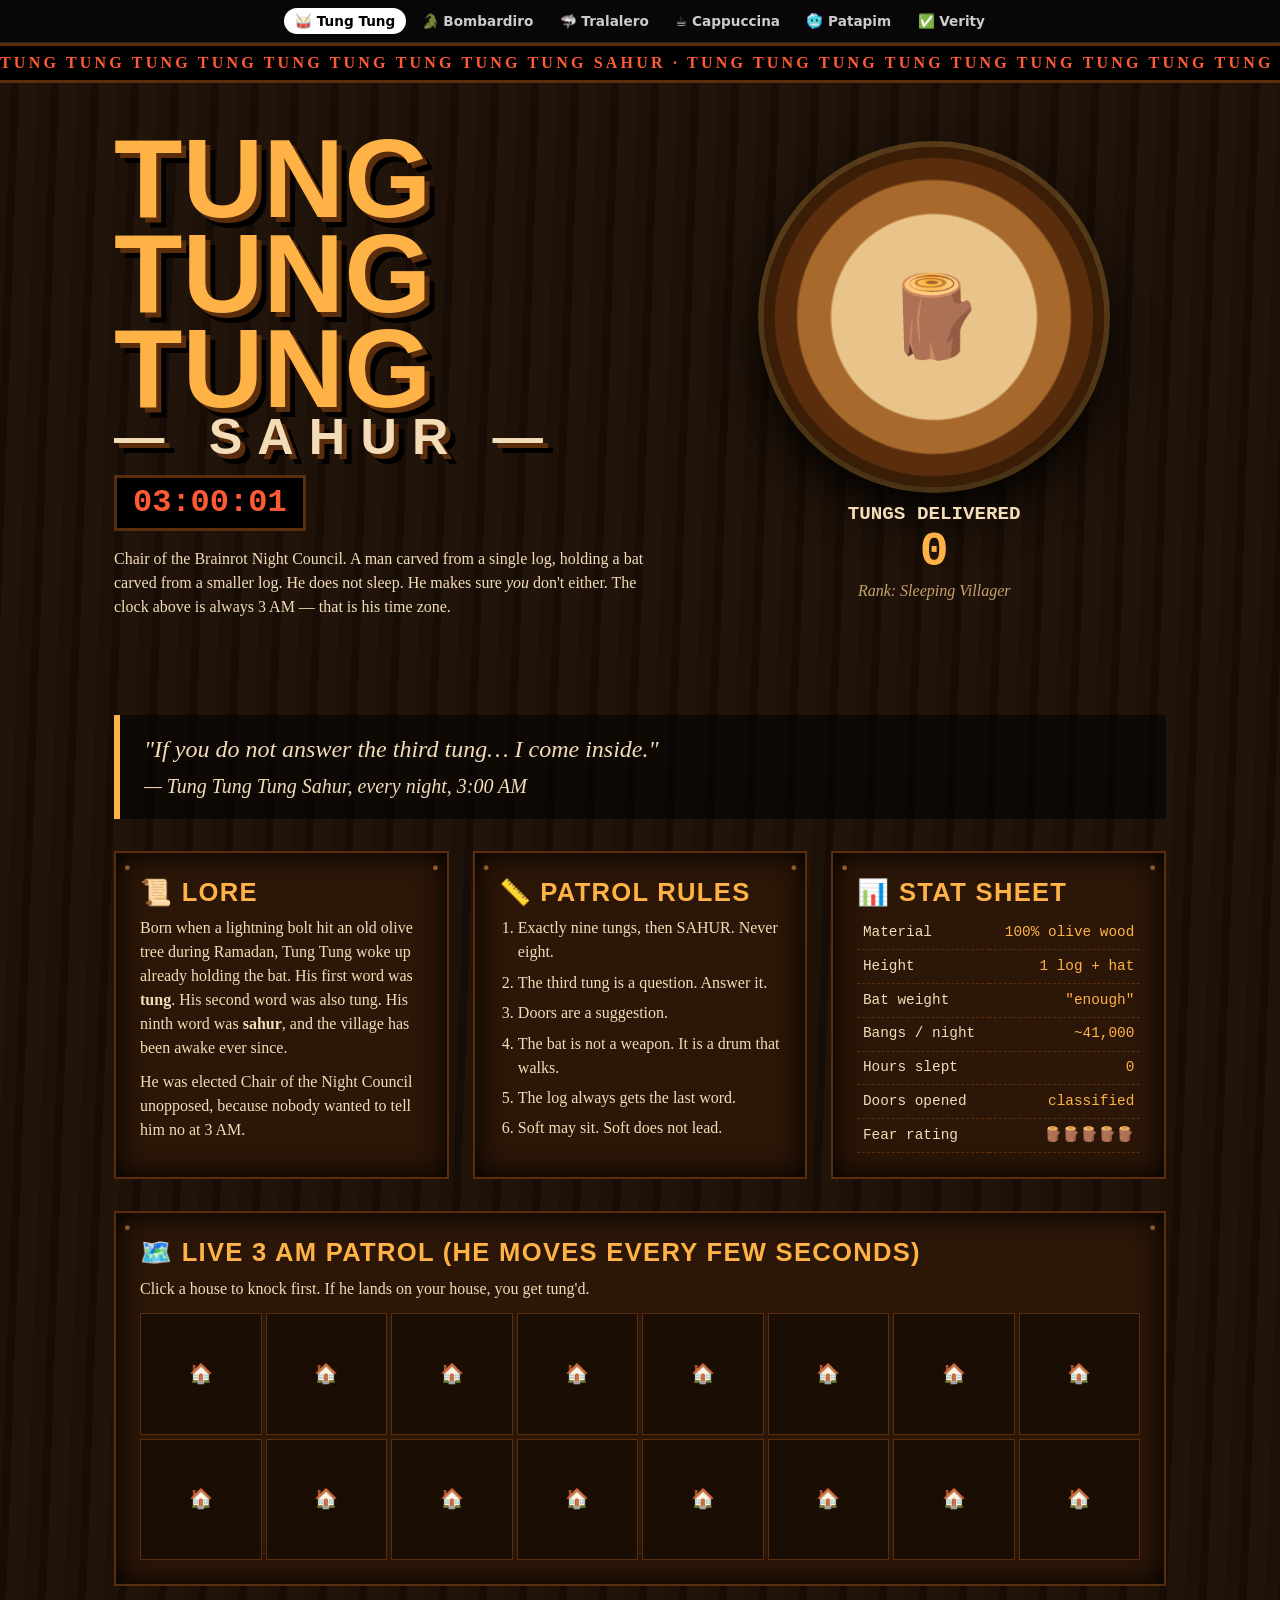
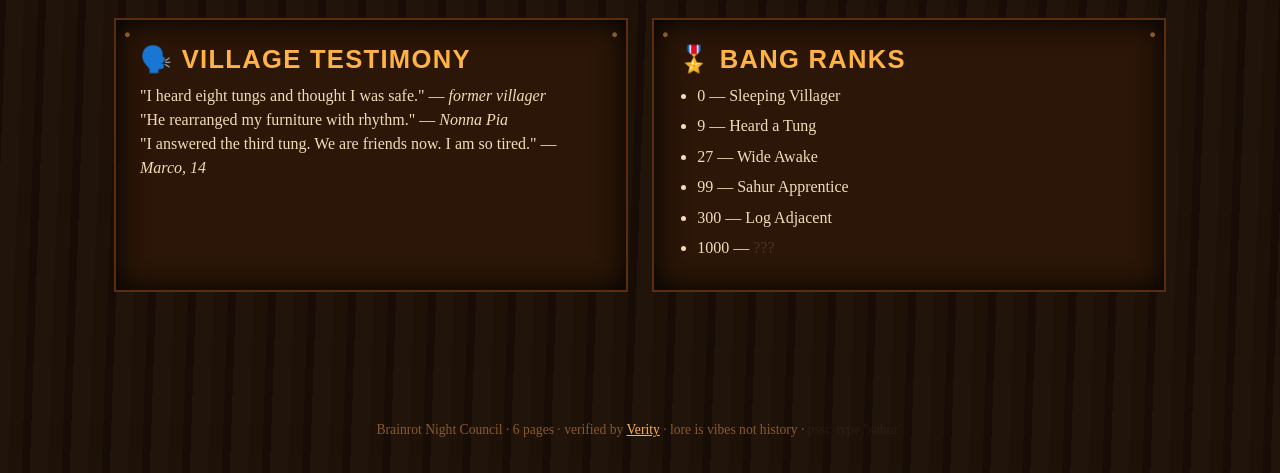
<file: index.html>
<!doctype html><html lang="en"><head><meta charset="utf-8"><meta name="viewport" content="width=device-width,initial-scale=1">
<title>Tung Tung Tung Sahur · Brainrot Night Council</title><link rel="stylesheet" href="base.css">
<style>
body{background:#120a04 repeating-linear-gradient(92deg,#1d1108 0 14px,#170d06 14px 22px,#21140a 22px 40px);color:#f3dcb8;font-family:Georgia,'Times New Roman',serif}
.hero{display:grid;grid-template-columns:1.2fr 1fr;gap:2rem;max-width:1100px;margin:auto;padding:3rem 1.5rem;align-items:center}
h1{font:900 clamp(3rem,9vw,7rem)/.85 Impact,'Arial Black',sans-serif;text-transform:uppercase;color:#ffb347;text-shadow:5px 5px 0 #5a2d0c,10px 10px 0 #000}
h1 span{display:block;font-size:.45em;color:#f3dcb8;letter-spacing:.3em}
.clock{font:700 2rem 'Courier New',monospace;color:#ff5a36;background:#000;padding:.4rem 1rem;display:inline-block;border:3px solid #5a2d0c;margin:1rem 0}
.drum{width:min(340px,80vw);aspect-ratio:1;border-radius:50%;margin:auto;background:radial-gradient(circle,#e8c48a 0 45%,#a8692c 46% 60%,#5a2d0c 61% 70%,#2b1405 71%);border:10px solid #3a1d07;box-shadow:0 0 0 6px #ffb34744,0 25px 50px #000;cursor:pointer;display:grid;place-items:center;font-size:5rem;user-select:none;transition:transform .05s}
.drum:active{transform:scale(.95) rotate(-3deg)}
.counter{text-align:center;margin-top:1rem;font:700 1.2rem 'Courier New',monospace}.counter b{font-size:3rem;color:#ffb347;display:block}
.rank{text-align:center;font-style:italic;color:#c9a16b}
.wrap{max-width:1100px;margin:auto;padding:1rem 1.5rem 4rem}
.cols{display:grid;grid-template-columns:repeat(auto-fit,minmax(280px,1fr));gap:1.5rem;margin:2rem 0}
.plank{background:#2b1607;border:2px solid #5a2d0c;padding:1.5rem;box-shadow:inset 0 0 30px #000;position:relative}
.plank::before,.plank::after{content:'●';position:absolute;top:6px;color:#8a5a2b;font-size:.7rem}.plank::before{left:8px}.plank::after{right:8px}
h2{font:900 1.6rem Impact,sans-serif;color:#ffb347;letter-spacing:.05em;margin-bottom:.6rem;text-transform:uppercase}
ol li,ul li{margin:.4rem 0 .4rem 1.2rem}
.patrol{display:grid;grid-template-columns:repeat(8,1fr);gap:4px;margin-top:.8rem}
.patrol div{aspect-ratio:1;background:#1a0d04;border:1px solid #5a2d0c;display:grid;place-items:center;font-size:1.2rem}
.patrol .me{background:#ffb347}
table{width:100%;border-collapse:collapse;font-family:'Courier New',monospace;font-size:.9rem}td{border-bottom:1px dashed #5a2d0c;padding:.35rem}td:last-child{text-align:right;color:#ffb347}
blockquote{font-size:1.5rem;font-style:italic;border-left:6px solid #ffb347;padding:1rem 1.5rem;margin:2rem 0;background:#0008}
.tungs{font:900 1rem Impact;letter-spacing:.2em;color:#ff5a36;overflow:hidden;white-space:nowrap;border-block:3px solid #5a2d0c;padding:.5rem 0;background:#000}
.tungs span{display:inline-block;animation:scroll 18s linear infinite}@keyframes scroll{to{transform:translateX(-50%)}}
footer{text-align:center;padding:2rem;color:#8a5a2b;font-size:.85rem}
@media(max-width:760px){.hero{grid-template-columns:1fr}}
</style></head><body>
<nav class="council"><a href="index.html">🥁 Tung Tung</a><a href="bombardiro.html">🐊 Bombardiro</a><a href="tralalero.html">🦈 Tralalero</a><a href="cappuccina.html">☕ Cappuccina</a><a href="patapim.html">🥶 Patapim</a><a href="verity.html">✅ Verity</a></nav>
<div class="tungs"><span>TUNG TUNG TUNG TUNG TUNG TUNG TUNG TUNG TUNG SAHUR · TUNG TUNG TUNG TUNG TUNG TUNG TUNG TUNG TUNG SAHUR · TUNG TUNG TUNG TUNG TUNG TUNG TUNG TUNG TUNG SAHUR · TUNG TUNG TUNG TUNG TUNG TUNG TUNG TUNG TUNG SAHUR · </span></div>
<section class="hero"><div>
<h1>Tung Tung Tung<span>— SAHUR —</span></h1>
<div class="clock" id="clock">03:00:00</div>
<p>Chair of the Brainrot Night Council. A man carved from a single log, holding a bat carved from a smaller log. He does not sleep. He makes sure <i>you</i> don't either. The clock above is always 3 AM — that is his time zone.</p>
</div><div>
<div class="drum" id="drum" title="hit it">🪵</div>
<div class="counter">TUNGS DELIVERED<b id="n">0</b></div>
<div class="rank" id="rank">Rank: Sleeping Villager</div>
</div></section>
<div class="wrap">
<blockquote>"If you do not answer the third tung… I come inside." <br><small>— Tung Tung Tung Sahur, every night, 3:00 AM</small></blockquote>
<div class="cols">
<div class="plank"><h2>📜 Lore</h2><p>Born when a lightning bolt hit an old olive tree during Ramadan, Tung Tung woke up already holding the bat. His first word was <b>tung</b>. His second word was also tung. His ninth word was <b>sahur</b>, and the village has been awake ever since.</p><p style="margin-top:.6rem">He was elected Chair of the Night Council unopposed, because nobody wanted to tell him no at 3 AM.</p></div>
<div class="plank"><h2>📏 Patrol Rules</h2><ol><li>Exactly nine tungs, then SAHUR. Never eight.</li><li>The third tung is a question. Answer it.</li><li>Doors are a suggestion.</li><li>The bat is not a weapon. It is a drum that walks.</li><li>The log always gets the last word.</li><li>Soft may sit. Soft does not lead.</li></ol></div>
<div class="plank"><h2>📊 Stat Sheet</h2><table>
<tr><td>Material</td><td>100% olive wood</td></tr><tr><td>Height</td><td>1 log + hat</td></tr><tr><td>Bat weight</td><td>"enough"</td></tr><tr><td>Bangs / night</td><td>~41,000</td></tr><tr><td>Hours slept</td><td>0</td></tr><tr><td>Doors opened</td><td>classified</td></tr><tr><td>Fear rating</td><td>🪵🪵🪵🪵🪵</td></tr></table></div>
</div>
<div class="plank"><h2>🗺️ Live 3 AM Patrol (he moves every few seconds)</h2><p>Click a house to knock first. If he lands on your house, you get tung'd.</p><div class="patrol" id="patrol"></div></div>
<div class="cols">
<div class="plank"><h2>🗣️ Village Testimony</h2><p>"I heard eight tungs and thought I was safe." — <i>former villager</i></p><p>"He rearranged my furniture with rhythm." — <i>Nonna Pia</i></p><p>"I answered the third tung. We are friends now. I am so tired." — <i>Marco, 14</i></p></div>
<div class="plank"><h2>🎖️ Bang Ranks</h2><ul><li>0 — Sleeping Villager</li><li>9 — Heard a Tung</li><li>27 — Wide Awake</li><li>99 — Sahur Apprentice</li><li>300 — Log Adjacent</li><li>1000 — <span class="secret">???</span></li></ul></div>
</div>
</div>
<footer>Brainrot Night Council · 6 pages · verified by <a href="verity.html" style="color:#ffb347">Verity</a> · lore is vibes not history · <span class="secret" title="try typing it">psst: type "sahur"</span></footer>
<script src="main.js"></script>
<script>
const n=document.getElementById('n'),rank=document.getElementById('rank');let c=BR.store('tung');
const ranks=[[0,'Sleeping Villager'],[9,'Heard a Tung'],[27,'Wide Awake'],[99,'Sahur Apprentice'],[300,'Log Adjacent'],[1000,'THE LOG ITSELF']];
function upd(){n.textContent=c;rank.textContent='Rank: '+ranks.filter(r=>c>=r[0]).pop()[1]}upd();
document.getElementById('drum').onclick=e=>{c++;BR.store('tung',c);upd();BR.sfx('thud');BR.pop(e.clientX,e.clientY,c%9===0?'SAHUR!':'TUNG','#ffb347');
 if(c%9===0)BR.toast('🪵 SAHUR! nine tungs complete');if(c===1000)BR.toast('🏆 you are the log now')};
let s=0;setInterval(()=>{s=(s+1)%3600;const m=String(s/60|0).padStart(2,'0'),x=String(s%60).padStart(2,'0');document.getElementById('clock').textContent='03:'+m+':'+x},1000);
const P=document.getElementById('patrol');const houses=[...Array(16)].map((_,i)=>{const d=document.createElement('div');d.textContent='🏠';d.onclick=()=>{BR.sfx('bloop');d.textContent='🚪'};P.appendChild(d);return d});
let pos=0;setInterval(()=>{houses.forEach(h=>h.classList.remove('me'));pos=(pos+1+Math.random()*3|0)%16;houses[pos].classList.add('me');if(houses[pos].textContent==='🚪'){BR.toast('🪵 door was open. he came inside.');houses[pos].textContent='🏠'}},2200);
</script></body></html>
</file>
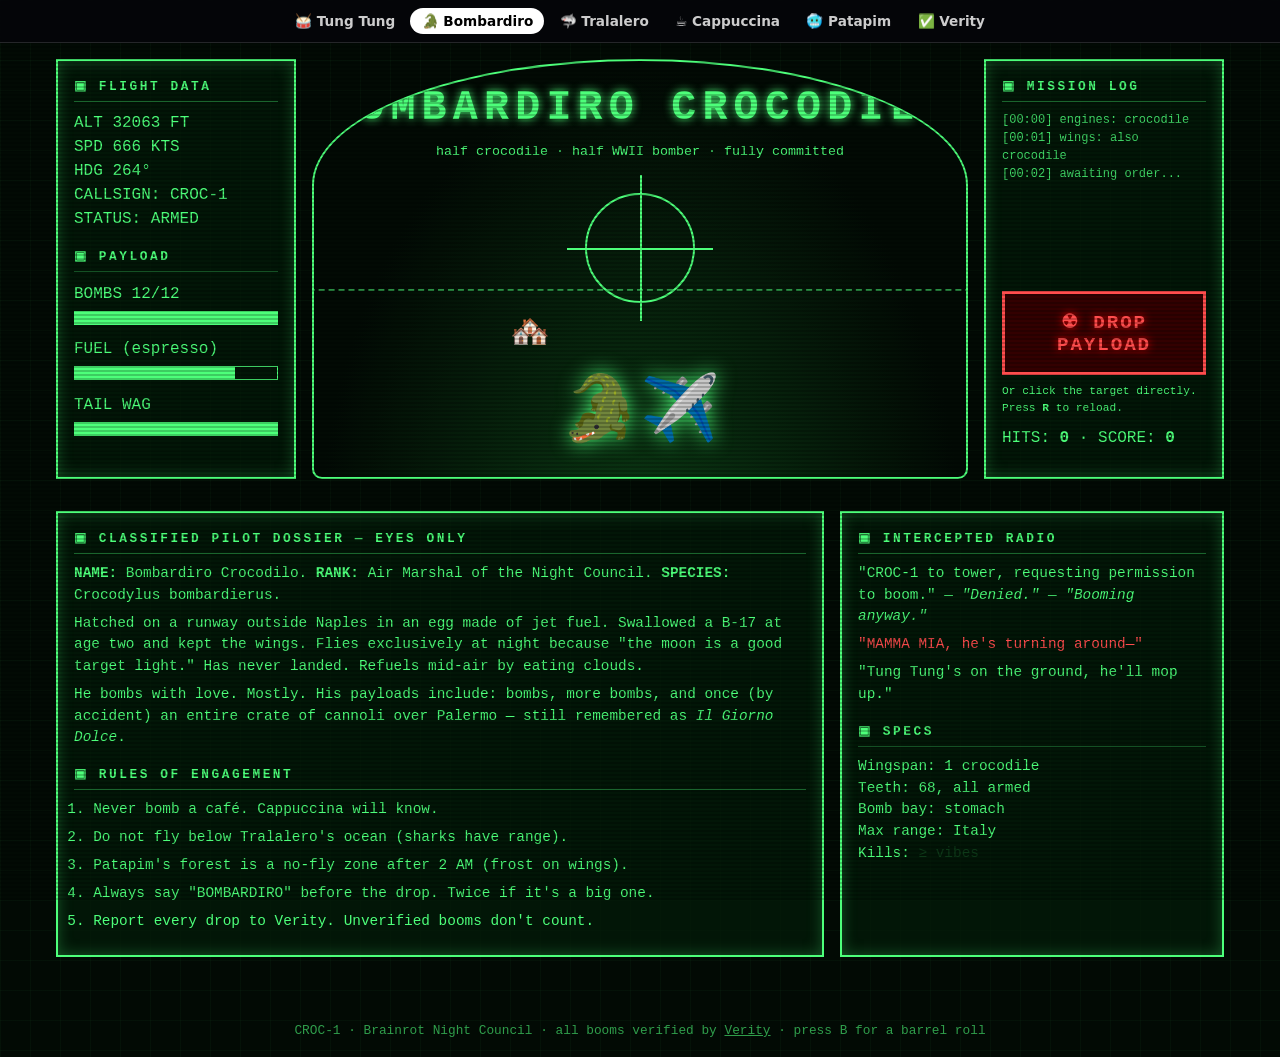
<file: bombardiro.html>
<!doctype html><html lang="en"><head><meta charset="utf-8"><meta name="viewport" content="width=device-width,initial-scale=1">
<title>Bombardiro Crocodilo · Cockpit</title><link rel="stylesheet" href="base.css">
<style>
body{background:#020a04;color:#4dff7a;font-family:'Courier New',monospace;background-image:linear-gradient(#4dff7a08 1px,transparent 1px),linear-gradient(90deg,#4dff7a08 1px,transparent 1px);background-size:30px 30px}
body::after{content:'';position:fixed;inset:0;pointer-events:none;background:repeating-linear-gradient(#0000 0 2px,#0003 2px 4px);z-index:40}
.cockpit{max-width:1200px;margin:auto;padding:1rem;display:grid;grid-template-columns:240px 1fr 240px;gap:1rem}
.panel{border:2px solid #4dff7a;padding:1rem;background:#031a08cc;box-shadow:0 0 15px #4dff7a44 inset}
.panel h3{font-size:.8rem;letter-spacing:.2em;border-bottom:1px solid #4dff7a55;margin-bottom:.6rem;padding-bottom:.3rem}
.hud{position:relative;min-height:420px;border:2px solid #4dff7a;border-radius:50% 50% 10px 10px/30% 30% 10px 10px;overflow:hidden;background:radial-gradient(ellipse at 50% 120%,#0b3a14,#020a04 70%)}
.horizon{position:absolute;left:-10%;right:-10%;top:55%;border-top:2px dashed #4dff7a88;animation:roll 6s ease-in-out infinite}@keyframes roll{50%{transform:rotate(4deg)}}
.reticle{position:absolute;left:50%;top:45%;width:110px;height:110px;margin:-55px;border:2px solid #4dff7a;border-radius:50%}
.reticle::before,.reticle::after{content:'';position:absolute;background:#4dff7a}.reticle::before{left:50%;top:-20px;bottom:-20px;width:2px}.reticle::after{top:50%;left:-20px;right:-20px;height:2px}
.target{position:absolute;font-size:2rem;cursor:crosshair;transition:left 1.5s,top 1.5s}
.title{position:absolute;top:1rem;left:0;right:0;text-align:center}
h1{font-size:clamp(1.5rem,4vw,2.6rem);letter-spacing:.15em;text-shadow:0 0 10px #4dff7a}
.croc{position:absolute;bottom:1rem;left:50%;transform:translateX(-50%);font-size:4rem;filter:drop-shadow(0 0 10px #4dff7a)}
.gauge{height:14px;border:1px solid #4dff7a;margin:.3rem 0 .8rem}.gauge i{display:block;height:100%;background:#4dff7a;transition:width .3s}
button.drop{width:100%;padding:1rem;font:900 1.2rem 'Courier New';background:#300;color:#ff4d4d;border:3px solid #ff4d4d;cursor:pointer;letter-spacing:.1em;text-shadow:0 0 8px red}
button.drop:hover{background:#ff4d4d;color:#000}
.log{font-size:.75rem;height:180px;overflow:auto;white-space:pre-wrap;opacity:.85}
.brief{max-width:1200px;margin:1rem auto 3rem;padding:0 1rem;display:grid;grid-template-columns:2fr 1fr;gap:1rem}
.brief p,.brief li{font-size:.9rem;margin:.4rem 0}.brief li{margin-left:1.2rem}
.blink{animation:blink 1s steps(2) infinite}@keyframes blink{50%{opacity:0}}
.red{color:#ff4d4d}
footer{text-align:center;padding:1rem;opacity:.6;font-size:.8rem}
@media(max-width:900px){.cockpit,.brief{grid-template-columns:1fr}}
</style></head><body>
<nav class="council"><a href="index.html">🥁 Tung Tung</a><a href="bombardiro.html">🐊 Bombardiro</a><a href="tralalero.html">🦈 Tralalero</a><a href="cappuccina.html">☕ Cappuccina</a><a href="patapim.html">🥶 Patapim</a><a href="verity.html">✅ Verity</a></nav>
<div class="cockpit">
<div class="panel"><h3>▣ FLIGHT DATA</h3>
<div>ALT <span id="alt">32000</span> FT</div><div>SPD 666 KTS</div><div>HDG <span id="hdg">270</span>°</div><div>CALLSIGN: CROC-1</div><div>STATUS: <span class="blink">ARMED</span></div>
<h3 style="margin-top:1rem">▣ PAYLOAD</h3>
<div>BOMBS <span id="ammo">12</span>/12</div><div class="gauge"><i id="ammoG" style="width:100%"></i></div>
<div>FUEL (espresso)</div><div class="gauge"><i id="fuel" style="width:80%"></i></div>
<div>TAIL WAG</div><div class="gauge"><i style="width:100%"></i></div></div>
<div class="hud" id="hud"><div class="title"><h1>BOMBARDIRO CROCODILO</h1><small>half crocodile · half WWII bomber · fully committed</small></div>
<div class="horizon"></div><div class="reticle"></div><div class="target" id="tgt" style="left:30%;top:60%">🏘️</div><div class="croc">🐊✈️</div></div>
<div class="panel"><h3>▣ MISSION LOG</h3><div class="log" id="log">[00:00] engines: crocodile
[00:01] wings: also crocodile
[00:02] awaiting order...</div>
<button class="drop" id="drop">☢ DROP PAYLOAD</button>
<p style="font-size:.7rem;margin-top:.5rem">Or click the target directly. Press <b>R</b> to reload.</p>
<div style="margin-top:.6rem">HITS: <b id="hits">0</b> · SCORE: <b id="score">0</b></div></div>
</div>
<div class="brief">
<div class="panel"><h3>▣ CLASSIFIED PILOT DOSSIER — EYES ONLY</h3>
<p><b>NAME:</b> Bombardiro Crocodilo. <b>RANK:</b> Air Marshal of the Night Council. <b>SPECIES:</b> Crocodylus bombardierus.</p>
<p>Hatched on a runway outside Naples in an egg made of jet fuel. Swallowed a B-17 at age two and kept the wings. Flies exclusively at night because "the moon is a good target light." Has never landed. Refuels mid-air by eating clouds.</p>
<p>He bombs with love. Mostly. His payloads include: bombs, more bombs, and once (by accident) an entire crate of cannoli over Palermo — still remembered as <i>Il Giorno Dolce</i>.</p>
<h3 style="margin-top:1rem">▣ RULES OF ENGAGEMENT</h3><ol><li>Never bomb a café. Cappuccina will know.</li><li>Do not fly below Tralalero's ocean (sharks have range).</li><li>Patapim's forest is a no-fly zone after 2 AM (frost on wings).</li><li>Always say "BOMBARDIRO" before the drop. Twice if it's a big one.</li><li>Report every drop to Verity. Unverified booms don't count.</li></ol></div>
<div class="panel"><h3>▣ INTERCEPTED RADIO</h3><p>"CROC-1 to tower, requesting permission to boom." — <i>"Denied." — "Booming anyway."</i></p><p class="red">"MAMMA MIA, he's turning around—"</p><p>"Tung Tung's on the ground, he'll mop up."</p>
<h3 style="margin-top:1rem">▣ SPECS</h3><p>Wingspan: 1 crocodile<br>Teeth: 68, all armed<br>Bomb bay: stomach<br>Max range: Italy<br>Kills: <span class="secret">≥ vibes</span></p></div></div>
<footer>CROC-1 · Brainrot Night Council · all booms verified by <a href="verity.html" style="color:#4dff7a">Verity</a> · press B for a barrel roll</footer>
<script src="main.js"></script>
<script>
let ammo=12,hits=0,score=0,alt=32000;const $=i=>document.getElementById(i),log=t=>{const l=$('log');l.textContent+='\n['+new Date().toTimeString().slice(3,8)+'] '+t;l.scrollTop=1e9};
const tgts=['🏘️','🏭','🌉','🚢','🍝','🗼','🏰'];
function move(){const t=$('tgt');t.style.left=(10+Math.random()*75)+'%';t.style.top=(30+Math.random()*40)+'%'}setInterval(move,1800);
function drop(e,onTarget){if(!ammo){BR.sfx('buzz');log('PAYLOAD EMPTY — press R');return}ammo--;$('ammo').textContent=ammo;$('ammoG').style.width=ammo/12*100+'%';BR.sfx('boom');log('BOMBARDIRO! payload away');
 setTimeout(()=>{const r=$('hud').getBoundingClientRect();BR.pop(e?e.clientX:r.left+r.width/2,e?e.clientY:r.top+r.height/2,'💥 BOOM','#ff4d4d');$('hud').animate([{transform:'translate(5px,3px)'},{transform:'translate(-5px,-3px)'},{transform:'none'}],{duration:120,iterations:3});
 if(onTarget||Math.random()<.3){hits++;score+=100*(1+hits%5);$('hits').textContent=hits;$('score').textContent=score;log('direct hit: '+$('tgt').textContent+' (verified)');$('tgt').textContent=tgts[Math.random()*tgts.length|0]}else log('miss. blame the wind.')},600)}
$('drop').onclick=()=>drop(null,false);$('tgt').onclick=e=>drop(e,true);
addEventListener('keydown',e=>{if(e.key==='r'||e.key==='R'){ammo=12;$('ammo').textContent=12;$('ammoG').style.width='100%';log('reloaded. stomach full.')}if(e.key==='b'||e.key==='B'){$('hud').animate([{transform:'rotate(0)'},{transform:'rotate(360deg)'}],{duration:900});log('barrel roll!!')}});
setInterval(()=>{alt+=Math.random()*200-100|0;$('alt').textContent=alt;$('hdg').textContent=(260+Math.random()*20|0);const f=$('fuel');f.style.width=Math.max(5,parseFloat(f.style.width)-1)+'%'},1000);
</script></body></html>
</file>
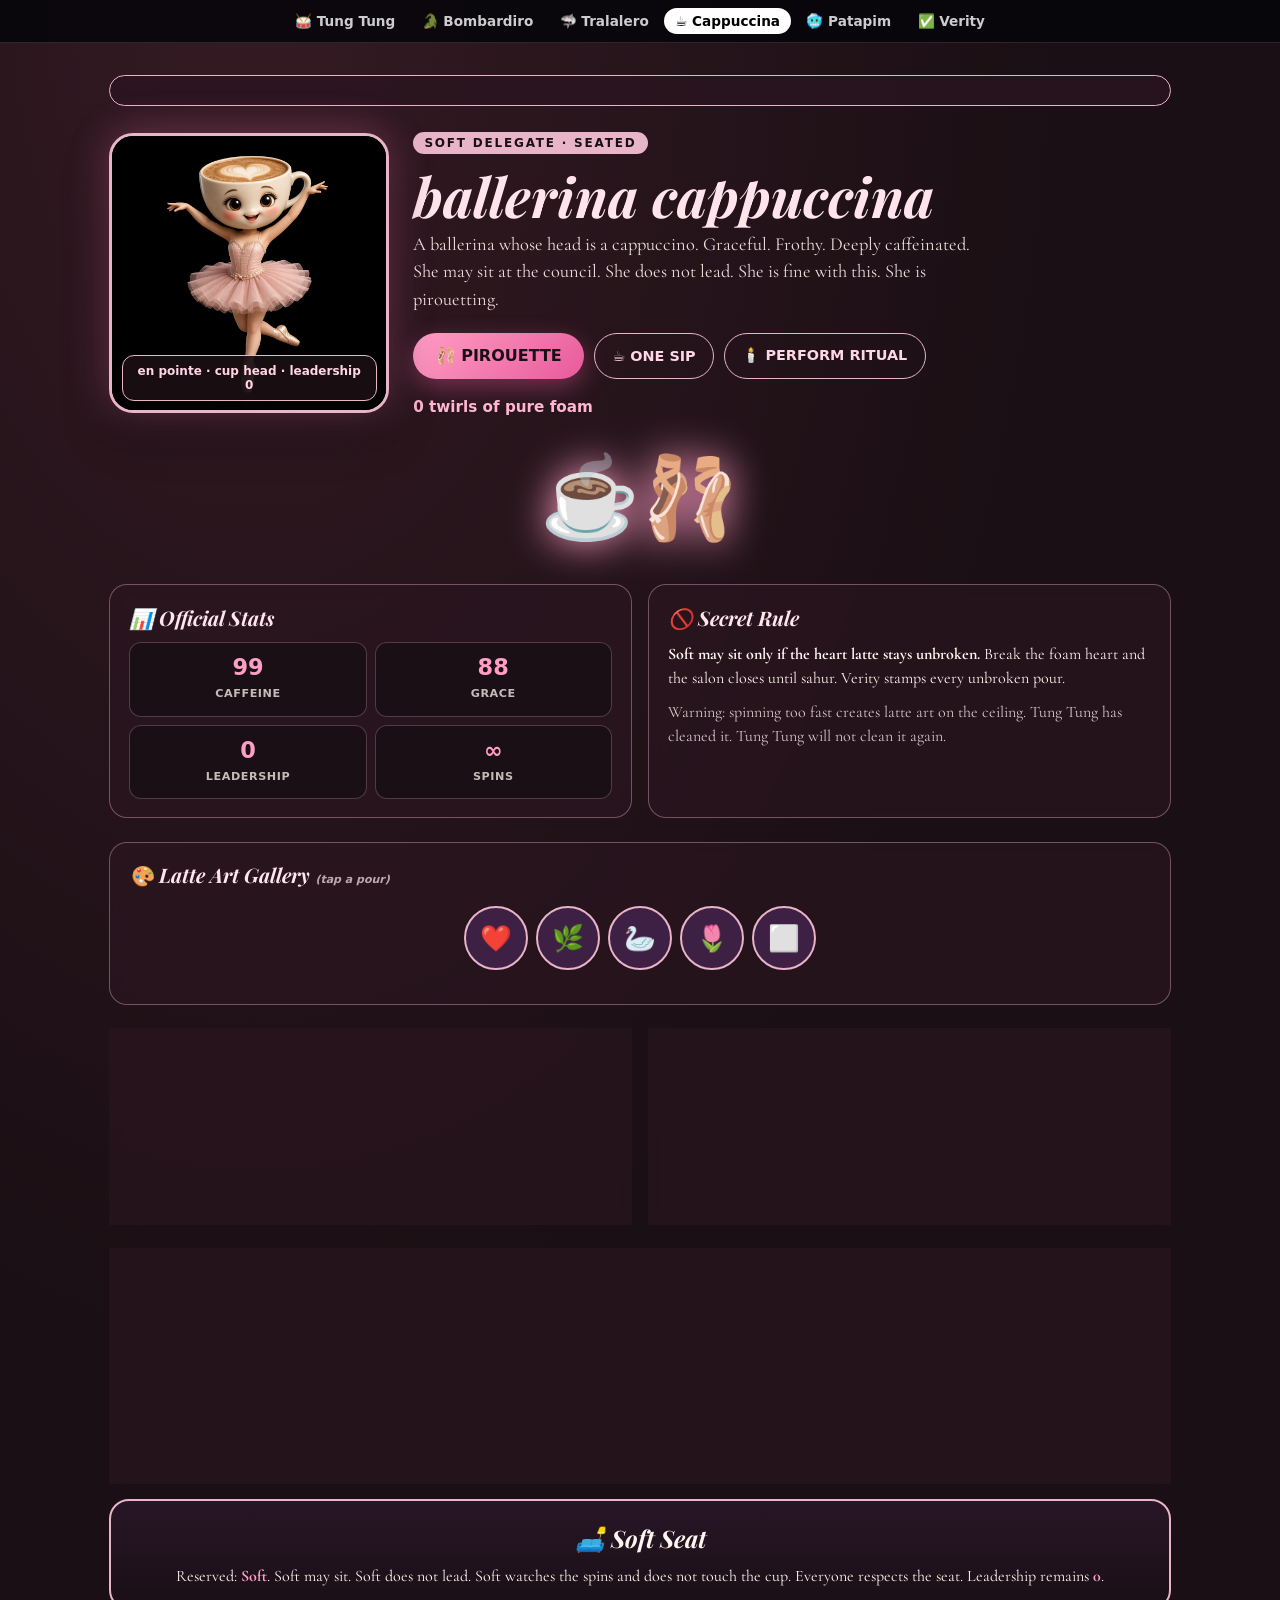
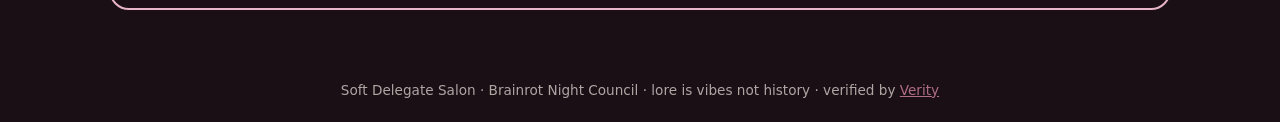
<file: cappuccina.html>
<!doctype html><html lang="en"><head><meta charset="utf-8"><meta name="viewport" content="width=device-width,initial-scale=1">
<title>Ballerina Cappuccina · Soft Delegate Salon</title><link rel="stylesheet" href="base.css">
<style>
@import url('https://fonts.googleapis.com/css2?family=Playfair+Display:ital,wght@0,700;1,700&family=Cormorant+Garamond:ital,wght@0,500;1,500&display=swap');
body{background:#1a0f14;color:#fff5f0;font-family:'Cormorant Garamond',Georgia,serif;background-image:
radial-gradient(ellipse at 20% 0%,#5c2a3a66,#1a0f14 55%),
radial-gradient(ellipse at 90% 80%,#3d204455,#0000 50%)}
.stage{max-width:1100px;margin:0 auto;padding:1rem 1.2rem 3rem}
.marquee{overflow:hidden;white-space:nowrap;border:1px solid #e8b4c8;border-radius:999px;background:#2a1520cc;margin:1rem 0;padding:.4rem 0;color:#ffd6e5;font:600 .9rem system-ui}
.marquee span{display:inline-block;padding-left:100%;animation:scroll 28s linear infinite}
@keyframes scroll{to{transform:translateX(-100%)}}
.hero{display:grid;grid-template-columns:280px 1fr;gap:1.5rem;align-items:center;margin:1.5rem 0}
.portrait{position:relative;border-radius:24px;overflow:hidden;border:3px solid #e8b4c8;box-shadow:0 0 40px #ff7eb655,0 20px 40px #0008;background:#000;aspect-ratio:1}
.portrait img{width:100%;height:100%;object-fit:cover;display:block}
.portrait .badge{position:absolute;bottom:.6rem;left:.6rem;right:.6rem;background:#1a0f14ee;border:1px solid #e8b4c8;border-radius:12px;padding:.5rem .7rem;font:600 .75rem system-ui;text-align:center;color:#ffd6e5}
h1{font-family:'Playfair Display',Georgia,serif;font-size:clamp(2rem,5vw,3.4rem);line-height:1.05;color:#ffe4ec;margin:0 0 .4rem;font-style:italic}
.tag{display:inline-block;font:600 .75rem system-ui;letter-spacing:.15em;text-transform:uppercase;color:#1a0f14;background:#e8b4c8;padding:.25rem .7rem;border-radius:999px;margin-bottom:.8rem}
.lead{font-size:1.15rem;opacity:.9;max-width:36rem}
.actions{display:flex;flex-wrap:wrap;gap:.6rem;margin:1.2rem 0}
button.spin{font:700 1rem system-ui;padding:.85rem 1.4rem;border:0;border-radius:999px;cursor:pointer;background:linear-gradient(135deg,#ff9ec4,#e85a9b);color:#1a0f14;box-shadow:0 8px 24px #e85a9b66}
button.spin:hover{transform:scale(1.04)}
button.ghost{font:600 .9rem system-ui;padding:.75rem 1.1rem;border:1px solid #e8b4c8;border-radius:999px;background:transparent;color:#ffd6e5;cursor:pointer}
.count{font:600 .95rem system-ui;color:#ffb6d0;margin-top:.4rem}
.cup{font-size:5rem;text-align:center;filter:drop-shadow(0 0 20px #ff9ec4);cursor:pointer;user-select:none;transition:transform .3s}
.cup.twirl{animation:twirl .7s ease}
@keyframes twirl{0%{transform:rotate(0) scale(1)}40%{transform:rotate(220deg) scale(1.25)}100%{transform:rotate(360deg) scale(1)}}
.grid{display:grid;grid-template-columns:repeat(auto-fit,minmax(240px,1fr));gap:1rem;margin:1.5rem 0}
.card{background:#2a1520aa;border:1px solid #e8b4c866;border-radius:18px;padding:1.1rem 1.2rem;backdrop-filter:blur(6px)}
.card h2{font-family:'Playfair Display',Georgia,serif;font-size:1.25rem;color:#ffe4ec;margin:0 0 .6rem;font-style:italic}
.card h3{font:700 .8rem system-ui;letter-spacing:.08em;text-transform:uppercase;color:#ff9ec4;margin:0 0 .5rem}
.stats{display:grid;grid-template-columns:1fr 1fr;gap:.5rem}
.stat{background:#1a0f14;border:1px solid #e8b4c844;border-radius:12px;padding:.7rem;text-align:center}
.stat b{display:block;font:900 1.4rem system-ui;color:#ff9ec4}
.stat span{font:600 .7rem system-ui;opacity:.75;letter-spacing:.05em}
.insult{font-family:'Playfair Display',Georgia,serif;font-style:italic;font-size:1.35rem;color:#ffd6e5;text-align:center;padding:1rem;border:1px dashed #e8b4c8;border-radius:16px;background:#3d204433}
ol.ritual{margin:0;padding-left:1.2rem}
ol.ritual li{margin:.4rem 0;font-size:1.05rem}
.latte{display:flex;gap:.5rem;flex-wrap:wrap;justify-content:center;margin:1rem 0}
.latte button{width:64px;height:64px;border-radius:50%;border:2px solid #e8b4c8;background:#3d2044;cursor:pointer;font-size:1.6rem}
.latte button:hover{background:#e85a9b;transform:scale(1.08)}
.booth{border:2px solid #e8b4c8;border-radius:20px;padding:1.2rem;background:linear-gradient(180deg,#3d204466,#1a0f14);text-align:center}
.booth b{color:#ff9ec4}
footer{text-align:center;padding:1.5rem;opacity:.65;font:500 .85rem system-ui}
footer a{color:#ff9ec4}
@media(max-width:720px){.hero{grid-template-columns:1fr}.portrait{max-width:260px;margin:0 auto}}
</style></head><body>
<nav class="council"><a href="index.html">🥁 Tung Tung</a><a href="bombardiro.html">🐊 Bombardiro</a><a href="tralalero.html">🦈 Tralalero</a><a href="cappuccina.html">☕ Cappuccina</a><a href="patapim.html">🥶 Patapim</a><a href="verity.html">✅ Verity</a></nav>
<div class="stage">
<div class="marquee"><span>☕ SOFT DELEGATE SALON · HEART LATTE UNBROKEN · THREE PIROUETTES · ONE SIP · NEVER LEAD · FOAM IS HARD · SOFT MAY SIT · 🩰</span></div>

<div class="hero">
<div class="portrait"><img src="cappuccina.jpg" alt="Ballerina Cappuccina"><div class="badge">en pointe · cup head · leadership 0</div></div>
<div>
<span class="tag">Soft Delegate · seated</span>
<h1>ballerina cappuccina</h1>
<p class="lead">A ballerina whose head is a cappuccino. Graceful. Frothy. Deeply caffeinated. She may sit at the council. She does not lead. She is fine with this. She is pirouetting.</p>
<div class="actions">
<button class="spin" id="spin">🩰 PIROUETTE</button>
<button class="ghost" id="sip">☕ ONE SIP</button>
<button class="ghost" id="ritual">🕯️ PERFORM RITUAL</button>
</div>
<div class="count" id="count">0 twirls of pure foam</div>
</div>
</div>

<div class="cup" id="cup" title="poke the foam">☕🩰</div>

<div class="grid">
<div class="card">
<h2>📊 Official Stats</h2>
<div class="stats">
<div class="stat"><b>99</b><span>CAFFEINE</span></div>
<div class="stat"><b>88</b><span>GRACE</span></div>
<div class="stat"><b>0</b><span>LEADERSHIP</span></div>
<div class="stat"><b>∞</b><span>SPINS</span></div>
</div>
</div>
<div class="card">
<h2>🚫 Secret Rule</h2>
<p><b>Soft may sit only if the heart latte stays unbroken.</b> Break the foam heart and the salon closes until sahur. Verity stamps every unbroken pour.</p>
<p style="margin-top:.6rem;opacity:.8">Warning: spinning too fast creates latte art on the ceiling. Tung Tung has cleaned it. Tung Tung will not clean it again.</p>
</div>
</div>

<div class="card" style="margin:1rem 0">
<h2>🎨 Latte Art Gallery <small style="font-size:.55em;font-family:system-ui;opacity:.7">(tap a pour)</small></h2>
<div class="latte">
<button data-fact="Heart: the official seal. Soft sits under this one." title="heart">❤️</button>
<button data-fact="Rosetta: for nights when the plane flies low." title="rosetta">🌿</button>
<button data-fact="Swan: Tralalero tried to bite it. Failed. Soft laughed." title="swan">🦢</button>
<button data-fact="Tulip: Patapim says it looks like frost. Wrong. It's foam." title="tulip">🌷</button>
<button data-fact="Blank foam: reserved for soft. Soft does not pour. Soft sits." title="blank">⬜</button>
</div>
</div>

<div class="grid">
<div class="card">
<h2>👔 Salon Dress Code</h2>
<div class="grid" style="grid-template-columns:1fr 1fr;margin:0">
<div><h3>✅ Allowed</h3><ul style="margin:0;padding-left:1.1rem"><li>Pointe shoes</li><li>Pink tulle</li><li>Ceramic confidence</li><li>Espresso breath</li></ul></div>
<div><h3>❌ Banned</h3><ul style="margin:0;padding-left:1.1rem"><li>Flat pours</li><li>Soft leading</li><li>Broken hearts</li><li>Decaf (a crime)</li></ul></div>
</div>
</div>
<div class="card">
<h2>🗯️ Signature Insult</h2>
<div class="insult">"your pour is flat. your foam is sad. your pointe is soft."</div>
</div>
</div>

<div class="card" style="margin:1rem 0">
<h2>🕯️ The Ritual</h2>
<ol class="ritual">
<li><b>Three pirouettes.</b></li>
<li><b>One sip.</b></li>
<li><b>Never lead the council.</b></li>
<li>Keep the heart latte unbroken.</li>
<li>Soft sits. Foam stays hard.</li>
</ol>
</div>

<div class="booth">
<h2 style="font-family:'Playfair Display',Georgia,serif;font-style:italic;margin:0 0 .5rem">🛋️ Soft Seat</h2>
<p>Reserved: <b>Soft</b>. Soft may sit. Soft does not lead. Soft watches the spins and does not touch the cup. Everyone respects the seat. Leadership remains <b>0</b>.</p>
</div>
</div>
<footer>Soft Delegate Salon · Brainrot Night Council · lore is vibes not history · verified by <a href="verity.html">Verity</a></footer>
<script src="main.js"></script>
<script>
(function(){
const W=['MIMIMI','PIROUETTE','☕✨','FOAM!','cappuccinaaa','EN POINTE','❤️'];
let n=(window.BR&&BR.store('capp'))||0;
const c=document.getElementById('count'),cup=document.getElementById('cup');
const show=()=>c.textContent=n+' twirls of pure foam';show();
function twirl(x,y){
  n++;if(window.BR){BR.store('capp',n);BR.sfx('chime');if(x>0)BR.pop(x,y,W[n%W.length],['#ff9ec4','#ffe4ec','#e85a9b'][n%3])}
  show();cup.classList.remove('twirl');void cup.offsetWidth;cup.classList.add('twirl');
}
document.getElementById('spin').addEventListener('click',e=>twirl(e.clientX,e.clientY));
cup.addEventListener('click',e=>twirl(e.clientX,e.clientY));
document.getElementById('sip').addEventListener('click',()=>{window.BR&&(BR.sfx('bloop'),BR.toast('☕ one sip. foam intact. soft still seated.'))});
document.querySelectorAll('.latte button').forEach(b=>b.addEventListener('click',()=>{window.BR&&(BR.toast('🎨 '+b.dataset.fact),BR.sfx('bloop'))}));
document.getElementById('ritual').addEventListener('click',e=>{
  const s=['three pirouettes','one sip','never lead','heart unbroken','soft sits 🛋️'];
  s.forEach((t,i)=>setTimeout(()=>{window.BR&&BR.pop(e.clientX-40+i*8,e.clientY-28*i,t,'#ff9ec4');if(i<3)twirl(-999,-999)},i*420));
});
})();
</script></body></html>
</file>
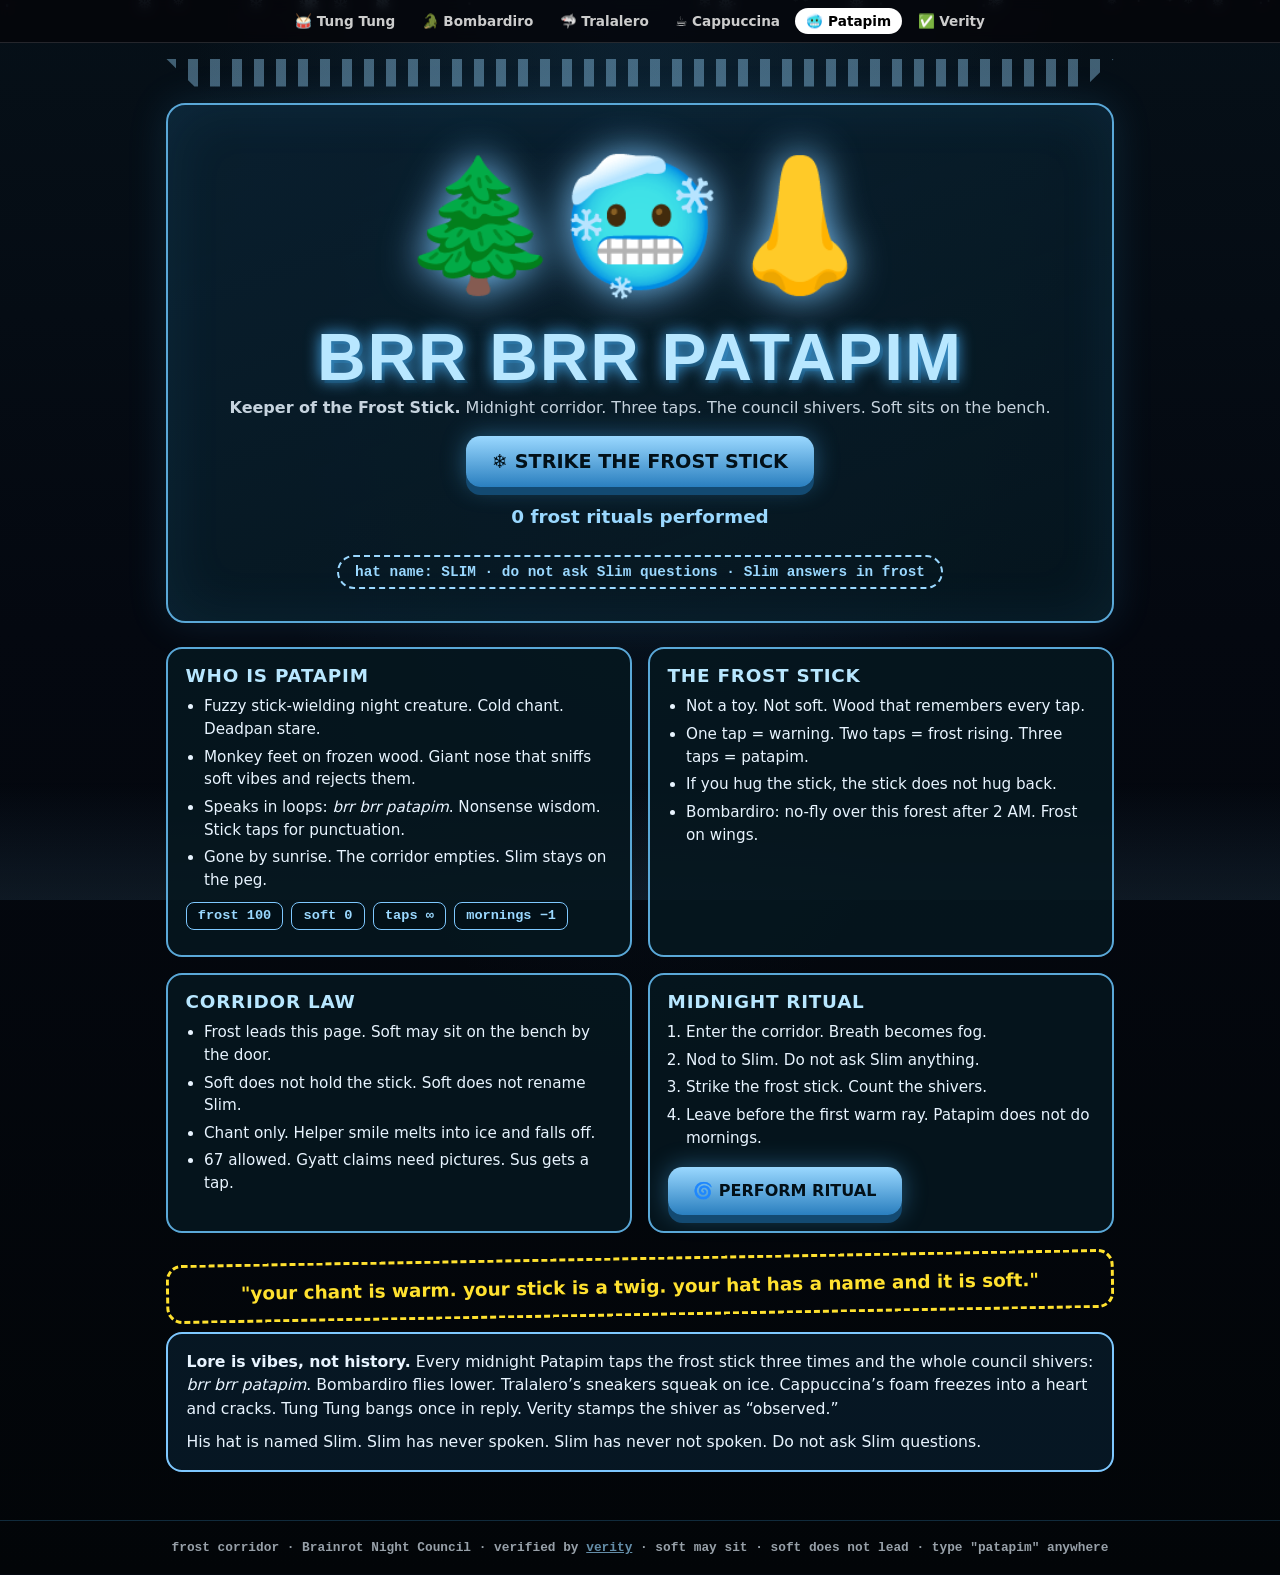
<file: patapim.html>
<!doctype html>
<html lang="en">
<head>
<meta charset="utf-8">
<meta name="viewport" content="width=device-width,initial-scale=1">
<title>Brr Brr Patapim · Frost Stick Corridor</title>
<link rel="stylesheet" href="base.css">
<style>
  body{
    background:#040810;
    color:#e8f4ff;
    font-family:system-ui,sans-serif;
    background-image:
      radial-gradient(ellipse at 50% -10%,#1a4a6a55,transparent 50%),
      linear-gradient(180deg,#061018 0%,#040810 40%,#020508 100%);
    overflow-x:hidden;
  }
  .snow{position:fixed;inset:0;pointer-events:none;z-index:2;overflow:hidden}
  .flake{position:absolute;top:-10px;color:#b8e7ff;opacity:.55;animation:fall linear infinite;font-size:10px}
  @keyframes fall{to{transform:translateY(110vh) rotate(360deg);opacity:0}}
  .corridor{max-width:980px;margin:0 auto;padding:1rem 1rem 3rem;position:relative;z-index:3}
  .icicles{height:28px;background:repeating-linear-gradient(90deg,#9ad8ff 0 10px,transparent 10px 22px);opacity:.4;clip-path:polygon(0 0,100% 0,97% 100%,3% 100%);margin-bottom:1rem}
  .stage{text-align:center;padding:1.5rem 1rem 2rem;border:2px solid #5aa8d8;border-radius:1.2rem;background:linear-gradient(160deg,#0a2030ee,#061820cc);box-shadow:0 0 40px #4db8ff22,inset 0 0 60px #4db8ff15}
  .stick{font-size:clamp(4rem,18vw,8rem);cursor:pointer;display:inline-block;filter:drop-shadow(0 0 20px #7ec8ff);user-select:none;transition:transform .1s}
  .stick:active{transform:rotate(-8deg) scale(.95)}
  h1{font:900 clamp(2rem,8vw,4.2rem)/.95 Impact,"Arial Black",sans-serif;margin:.3rem 0;color:#b8e7ff;text-shadow:0 0 16px #4db8ff,3px 3px 0 #0a3048;letter-spacing:.03em;text-transform:uppercase}
  .tag{opacity:.85;margin:.4rem 0 1rem}
  button.strike{
    font:900 1.2rem Impact,system-ui,sans-serif;padding:.9rem 1.6rem;border:none;border-radius:.9rem;
    background:linear-gradient(180deg,#9ad8ff,#2a7fbf);color:#021018;cursor:pointer;
    box-shadow:0 8px 0 #134a72,0 0 24px #4db8ff66;text-transform:uppercase
  }
  button.strike:active{transform:translateY(5px);box-shadow:0 3px 0 #134a72}
  .count{margin:1rem 0;color:#9ad8ff;font-weight:700;font-size:1.15rem}
  .slim{
    display:inline-block;margin:.5rem 0 0;padding:.45rem 1rem;border:2px dashed #9ad8ff;
    border-radius:999px;color:#9ad8ff;font:600 .9rem monospace;cursor:help
  }
  .grid{display:grid;gap:1rem;margin:1.5rem 0}
  @media(min-width:700px){.grid{grid-template-columns:1fr 1fr}}
  .card{border:2px solid #5aa8d8;border-radius:1rem;padding:1rem 1.1rem;background:#061820dd}
  .card h2{margin:0 0 .55rem;font:900 1.15rem Impact,system-ui;color:#b8e7ff;text-transform:uppercase;letter-spacing:.04em}
  .card ul,.card ol{margin:.2rem 0 0;padding-left:1.15rem}
  .card li{margin:.3rem 0;font-size:.95rem}
  .stats{display:flex;flex-wrap:wrap;gap:.5rem;margin:.6rem 0}
  .stats span{padding:.35rem .7rem;border:1px solid #7ec8ff;border-radius:.5rem;background:#021018;font:700 .85rem monospace;color:#9ad8ff}
  .insult{margin:1rem 0;padding:1rem;border:3px dashed #ffe12f;border-radius:1rem;transform:rotate(-1deg);font:700 1.15rem Impact,system-ui;color:#ffe12f;text-align:center}
  .lore{margin-top:1rem;padding:1rem 1.15rem;border:2px solid #7ec8ff;border-radius:1rem;background:#0a2030aa;font-size:.98rem}
  footer{text-align:center;padding:1.2rem;opacity:.65;font:600 .8rem monospace;border-top:1px solid #1a4058;position:relative;z-index:3}
  footer a{color:#9ad8ff}
  .fog{position:fixed;bottom:0;left:0;right:0;height:120px;background:linear-gradient(transparent,#7ec8ff18);pointer-events:none;z-index:2}
</style>
</head>
<body>
<nav class="council">
  <a href="index.html">🥁 Tung Tung</a>
  <a href="bombardiro.html">🐊 Bombardiro</a>
  <a href="tralalero.html">🦈 Tralalero</a>
  <a href="cappuccina.html">☕ Cappuccina</a>
  <a href="patapim.html">🥶 Patapim</a>
  <a href="verity.html">✅ Verity</a>
</nav>
<div class="snow" id="snow" aria-hidden="true"></div>
<div class="fog" aria-hidden="true"></div>
<div class="corridor">
  <div class="icicles" aria-hidden="true"></div>
  <div class="stage">
    <div class="stick" id="stick" title="tap the frost stick">🌲🥶👃</div>
    <h1>brr brr patapim</h1>
    <p class="tag"><b>Keeper of the Frost Stick.</b> Midnight corridor. Three taps. The council shivers. Soft sits on the bench.</p>
    <button class="strike" id="strike">❄️ STRIKE THE FROST STICK</button>
    <div class="count" id="count">0 frost rituals performed</div>
    <div class="slim" id="slim" title="do not ask">hat name: SLIM · do not ask Slim questions · Slim answers in frost</div>
  </div>

  <div class="grid">
    <section class="card">
      <h2>Who is Patapim</h2>
      <ul>
        <li>Fuzzy stick-wielding night creature. Cold chant. Deadpan stare.</li>
        <li>Monkey feet on frozen wood. Giant nose that sniffs soft vibes and rejects them.</li>
        <li>Speaks in loops: <i>brr brr patapim</i>. Nonsense wisdom. Stick taps for punctuation.</li>
        <li>Gone by sunrise. The corridor empties. Slim stays on the peg.</li>
      </ul>
      <div class="stats">
        <span>frost 100</span><span>soft 0</span><span>taps ∞</span><span>mornings −1</span>
      </div>
    </section>
    <section class="card">
      <h2>The Frost Stick</h2>
      <ul>
        <li>Not a toy. Not soft. Wood that remembers every tap.</li>
        <li>One tap = warning. Two taps = frost rising. Three taps = patapim.</li>
        <li>If you hug the stick, the stick does not hug back.</li>
        <li>Bombardiro: no-fly over this forest after 2 AM. Frost on wings.</li>
      </ul>
    </section>
    <section class="card">
      <h2>Corridor Law</h2>
      <ul>
        <li>Frost leads this page. Soft may sit on the bench by the door.</li>
        <li>Soft does not hold the stick. Soft does not rename Slim.</li>
        <li>Chant only. Helper smile melts into ice and falls off.</li>
        <li>67 allowed. Gyatt claims need pictures. Sus gets a tap.</li>
      </ul>
    </section>
    <section class="card">
      <h2>Midnight Ritual</h2>
      <ol>
        <li>Enter the corridor. Breath becomes fog.</li>
        <li>Nod to Slim. Do not ask Slim anything.</li>
        <li>Strike the frost stick. Count the shivers.</li>
        <li>Leave before the first warm ray. Patapim does not do mornings.</li>
      </ol>
      <button class="strike" id="ritual" style="margin-top:.8rem;font-size:1rem">🌀 PERFORM RITUAL</button>
    </section>
  </div>

  <div class="insult">"your chant is warm. your stick is a twig. your hat has a name and it is soft."</div>

  <div class="lore">
    <p><b>Lore is vibes, not history.</b> Every midnight Patapim taps the frost stick three times and the whole council shivers: <i>brr brr patapim</i>. Bombardiro flies lower. Tralalero’s sneakers squeak on ice. Cappuccina’s foam freezes into a heart and cracks. Tung Tung bangs once in reply. Verity stamps the shiver as “observed.”</p>
    <p style="margin-top:.6rem">His hat is named Slim. Slim has never spoken. Slim has never not spoken. Do not ask Slim questions.</p>
  </div>
</div>
<footer>frost corridor · Brainrot Night Council · verified by <a href="verity.html">verity</a> · soft may sit · soft does not lead · type "patapim" anywhere</footer>
<script src="main.js"></script>
<script>
(function(){
  const words=['BRR!','BRRR!!','PATAPIM','❄️❄️','*shiver*','SLIM SAYS NO','TAP·TAP·TAP'];
  let n=BR.store('frost')||0;
  const count=document.getElementById('count');
  count.textContent=n+' frost rituals performed';
  function strike(e){
    n++;BR.store('frost',n);count.textContent=n+' frost rituals performed';
    BR.sfx('brr');
    const x=(e&&e.clientX)||innerWidth/2, y=(e&&e.clientY)||innerHeight/3;
    BR.pop(x-20,y-10,words[n%words.length],'#9ad8ff');
    document.body.animate([{filter:'brightness(1)'},{filter:'brightness(1.4)'},{filter:'brightness(1)'}],{duration:220});
    if(n%3===0)BR.toast('brr brr patapim. the council shivers.');
  }
  document.getElementById('strike').onclick=strike;
  document.getElementById('stick').onclick=strike;
  document.getElementById('ritual').onclick=()=>{
    BR.toast('fog → nod Slim → strike → leave before sunrise');
    for(let i=0;i<3;i++)setTimeout(()=>strike({clientX:innerWidth/2+i*30,clientY:innerHeight/3}),i*280);
  };
  document.getElementById('slim').onclick=()=>{BR.sfx('buzz');BR.toast('Slim answers in frost. that was not an answer.');};
  // snow
  const snow=document.getElementById('snow');
  for(let i=0;i<36;i++){
    const f=document.createElement('span');f.className='flake';f.textContent=['❄','❅','·'][i%3];
    f.style.left=Math.random()*100+'%';f.style.animationDuration=(6+Math.random()*10)+'s';
    f.style.animationDelay=(-Math.random()*10)+'s';f.style.fontSize=(8+Math.random()*14)+'px';
    snow.appendChild(f);
  }
  let buf='';
  addEventListener('keydown',e=>{
    buf=(buf+e.key.toLowerCase()).slice(-12);
    if(buf.endsWith('patapim')){BR.sfx('brr');BR.toast('brr brr patapim. he heard the name.');}
  });
})();
</script>
</body>
</html>
</file>
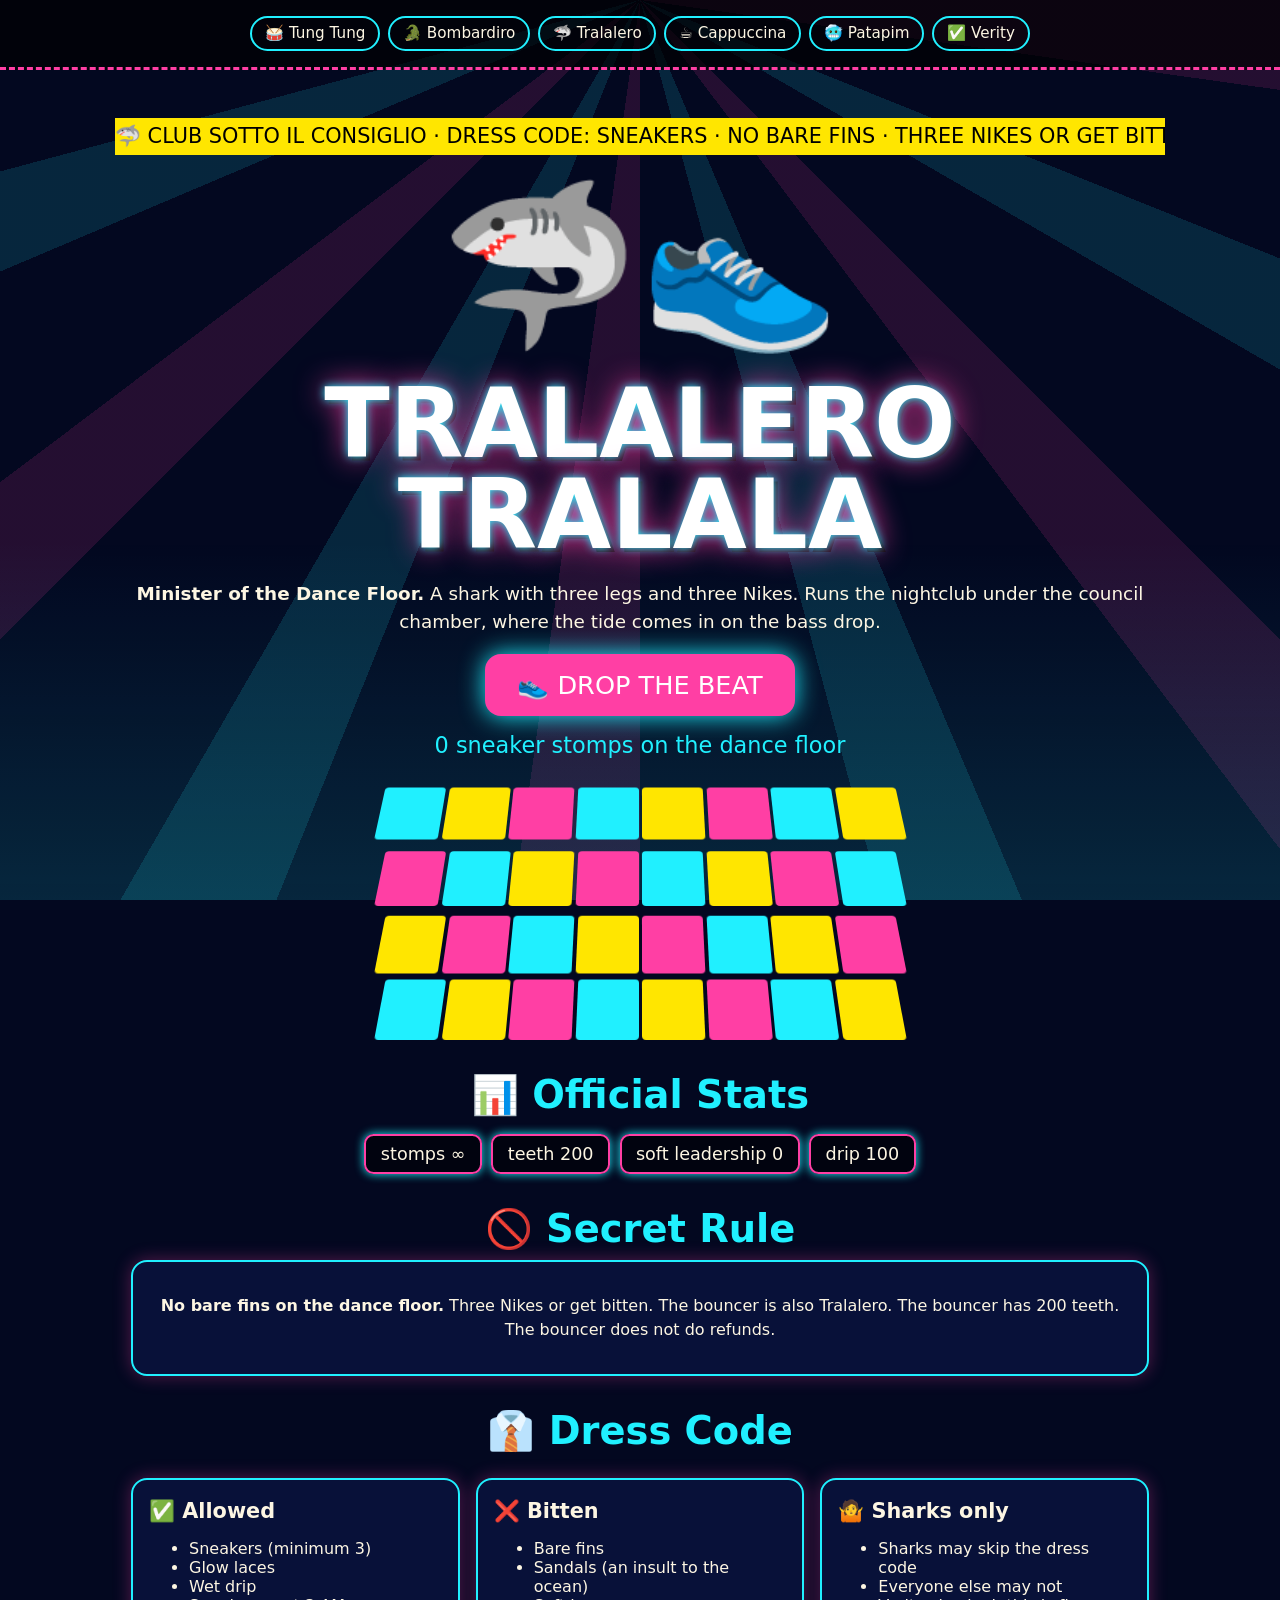
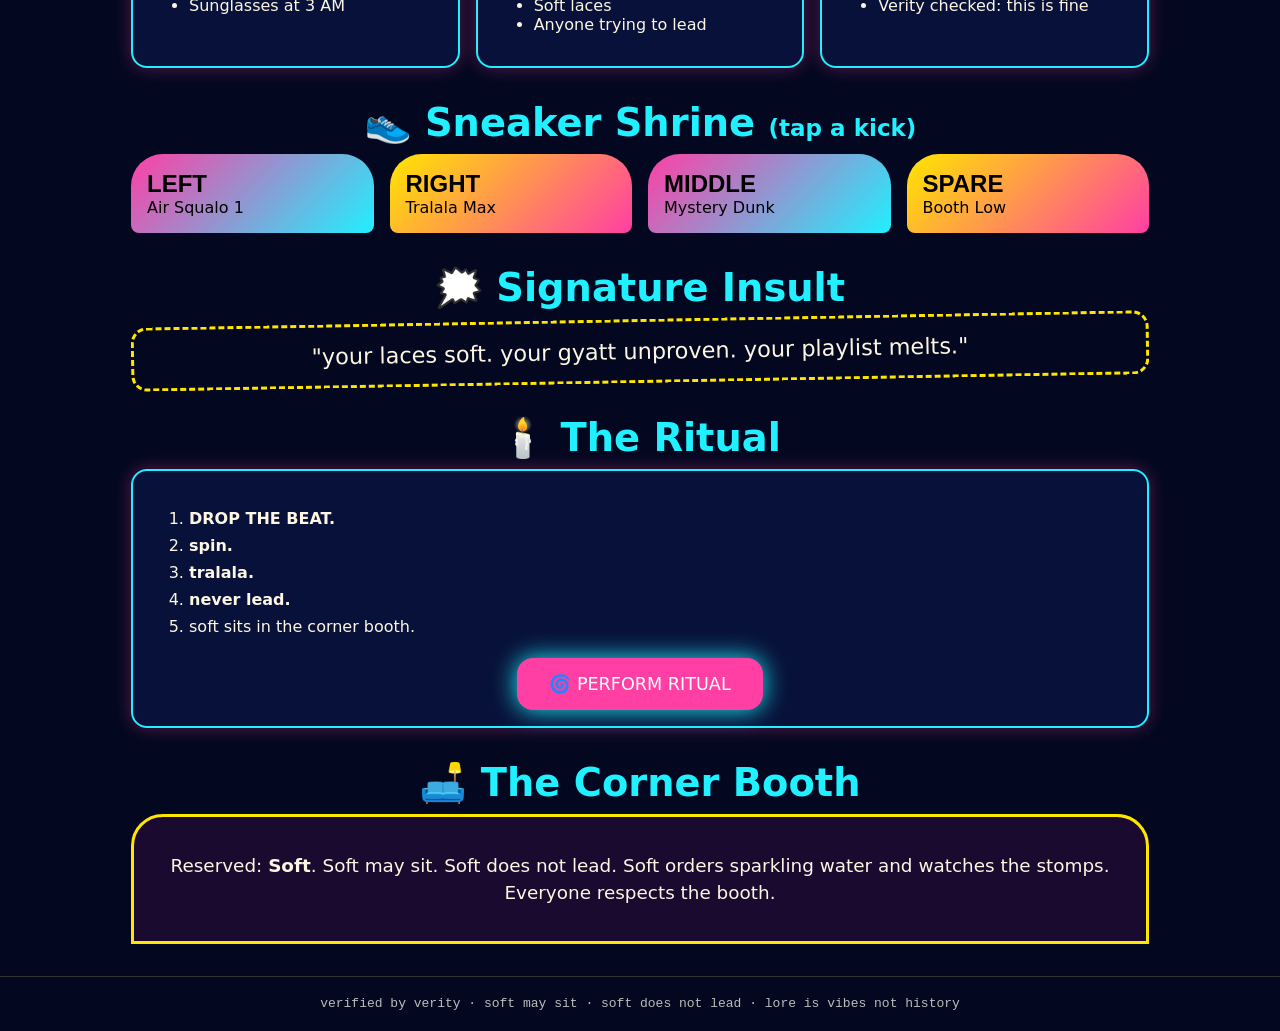
<file: tralalero.html>
<!doctype html><html lang="en"><head><meta charset="utf-8"><meta name="viewport" content="width=device-width,initial-scale=1">
<title>Tralalero Tralala · Club Sotto il Consiglio</title><link rel="stylesheet" href="styles.css"><style>#toast{position:fixed;left:50%;bottom:1.5rem;transform:translateX(-50%) translateY(150%);background:#0a1440;color:#fff;border:2px solid #20f0ff;padding:.6rem 1.2rem;border-radius:2rem;font:700 1rem system-ui;transition:.3s;z-index:99;pointer-events:none;box-shadow:0 0 15px #ff3fa4}#toast.show{transform:translateX(-50%) translateY(0)}</style></head>
<body class="p-tral">
<nav class="council"><a href="index.html">🥁 Tung Tung</a><a href="bombardiro.html">🐊 Bombardiro</a><a href="tralalero.html">🦈 Tralalero</a><a href="cappuccina.html">☕ Cappuccina</a><a href="patapim.html">🥶 Patapim</a><a href="verity.html">✅ Verity</a></nav>
<main>
<div class="marquee"><span>🦈 CLUB SOTTO IL CONSIGLIO · DRESS CODE: SNEAKERS · NO BARE FINS · THREE NIKES OR GET BITTEN · DJ TRALALERO ON THE DECKS TILL SAHUR · 🎶</span></div>
<div class="emoji" id="shark" title="poke it">🦈👟</div>
<h1>tralalero tralala</h1>
<p><b>Minister of the Dance Floor.</b> A shark with three legs and three Nikes. Runs the nightclub under the council chamber, where the tide comes in on the bass drop.</p>
<button class="bang" id="drop">👟 DROP THE BEAT</button>
<div class="count" id="stomps">0 sneaker stomps on the dance floor</div>
<div class="floor" id="floor"><div></div><div></div><div></div><div></div><div></div><div></div><div></div><div></div><div></div><div></div><div></div><div></div><div></div><div></div><div></div><div></div><div></div><div></div><div></div><div></div><div></div><div></div><div></div><div></div><div></div><div></div><div></div><div></div><div></div><div></div><div></div><div></div></div>

<h2>📊 Official Stats</h2>
<div class="stats"><span>stomps ∞</span><span>teeth 200</span><span>soft leadership 0</span><span>drip 100</span></div>

<h2>🚫 Secret Rule</h2>
<div class="card"><p><b>No bare fins on the dance floor.</b> Three Nikes or get bitten. The bouncer is also Tralalero. The bouncer has 200 teeth. The bouncer does not do refunds.</p></div>

<h2>👔 Dress Code</h2>
<div class="grid">
<div class="card"><h3>✅ Allowed</h3><ul><li>Sneakers (minimum 3)</li><li>Glow laces</li><li>Wet drip</li><li>Sunglasses at 3 AM</li></ul></div>
<div class="card"><h3>❌ Bitten</h3><ul><li>Bare fins</li><li>Sandals (an insult to the ocean)</li><li>Soft laces</li><li>Anyone trying to lead</li></ul></div>
<div class="card"><h3>🤷 Sharks only</h3><ul><li>Sharks may skip the dress code</li><li>Everyone else may not</li><li>Verity checked: this is fine</li></ul></div>
</div>

<h2>👟 Sneaker Shrine <small style="font-size:.6em">(tap a kick)</small></h2>
<div class="shrine">
<button class="kick" data-fact="Left Nike: worn only on Tuesdays. Has seen things."><b>LEFT</b>Air Squalo 1</button>
<button class="kick" data-fact="Right Nike: double-knotted since 2025. Never untied. Never will."><b>RIGHT</b>Tralala Max</button>
<button class="kick" data-fact="Middle Nike: nobody asks where the third leg came from. Nobody."><b>MIDDLE</b>Mystery Dunk</button>
<button class="kick" data-fact="Backup kick: kept in the corner booth. Soft sits next to it. Soft does not wear it."><b>SPARE</b>Booth Low</button>
</div>

<h2>🗯️ Signature Insult</h2>
<div class="insult">"your laces soft. your gyatt unproven. your playlist melts."</div>

<h2>🕯️ The Ritual</h2>
<div class="card"><ol class="ritual"><li><b>DROP THE BEAT.</b></li><li><b>spin.</b></li><li><b>tralala.</b></li><li><b>never lead.</b></li><li>soft sits in the corner booth.</li></ol>
<button class="bang" id="ritual" style="font-size:1.1rem">🌀 PERFORM RITUAL</button></div>

<h2>🛋️ The Corner Booth</h2>
<div class="booth"><p>Reserved: <b>Soft</b>. Soft may sit. Soft does not lead. Soft orders sparkling water and watches the stomps. Everyone respects the booth.</p></div>
</main>
<footer>verified by verity · soft may sit · soft does not lead · lore is vibes not history</footer>
<script src="main.js"></script>
<script>
(function(){
const W=['TRALALA!','👟👟👟','SPIN','TRALALERO','🎶','THREE NIKES','🦈'];let n=(window.BR&&BR.store('tral'))||0;
const c=document.getElementById('stomps'),show=()=>c.textContent=n+' sneaker stomps on the dance floor';show();
function beat(x,y){n++;if(window.BR){BR.store('tral',n);BR.tone(440,.12,'square',.15,660);setTimeout(()=>BR.tone(660,.12,'square',.12,880),120);BR.pop(x,y,W[n%W.length],['#ff3fa4','#20f0ff','#ffe600'][n%3])}
show();document.querySelectorAll('#floor div').forEach(d=>d.style.background=['#ff3fa4','#20f0ff','#ffe600','#030820'][Math.random()*4|0]);
document.getElementById('shark').animate([{transform:'rotate(0)'},{transform:'rotate(360deg) scale(1.2)'},{transform:'none'}],{duration:500})}
['drop','shark'].forEach(id=>document.getElementById(id).addEventListener('click',e=>beat(e.clientX,e.clientY)));
document.querySelectorAll('.kick').forEach(k=>k.addEventListener('click',e=>{window.BR&&(BR.toast('👟 '+k.dataset.fact),BR.sfx('bloop'))}));
document.getElementById('ritual').addEventListener('click',e=>{const s=['DROP THE BEAT','spin','tralala','never lead','soft → booth 🛋️'];s.forEach((t,i)=>setTimeout(()=>{window.BR&&BR.pop(e.clientX-60+i*10,e.clientY-30*i,t);beat(-999,-999)},i*400))});
})();
</script></body></html>
</file>
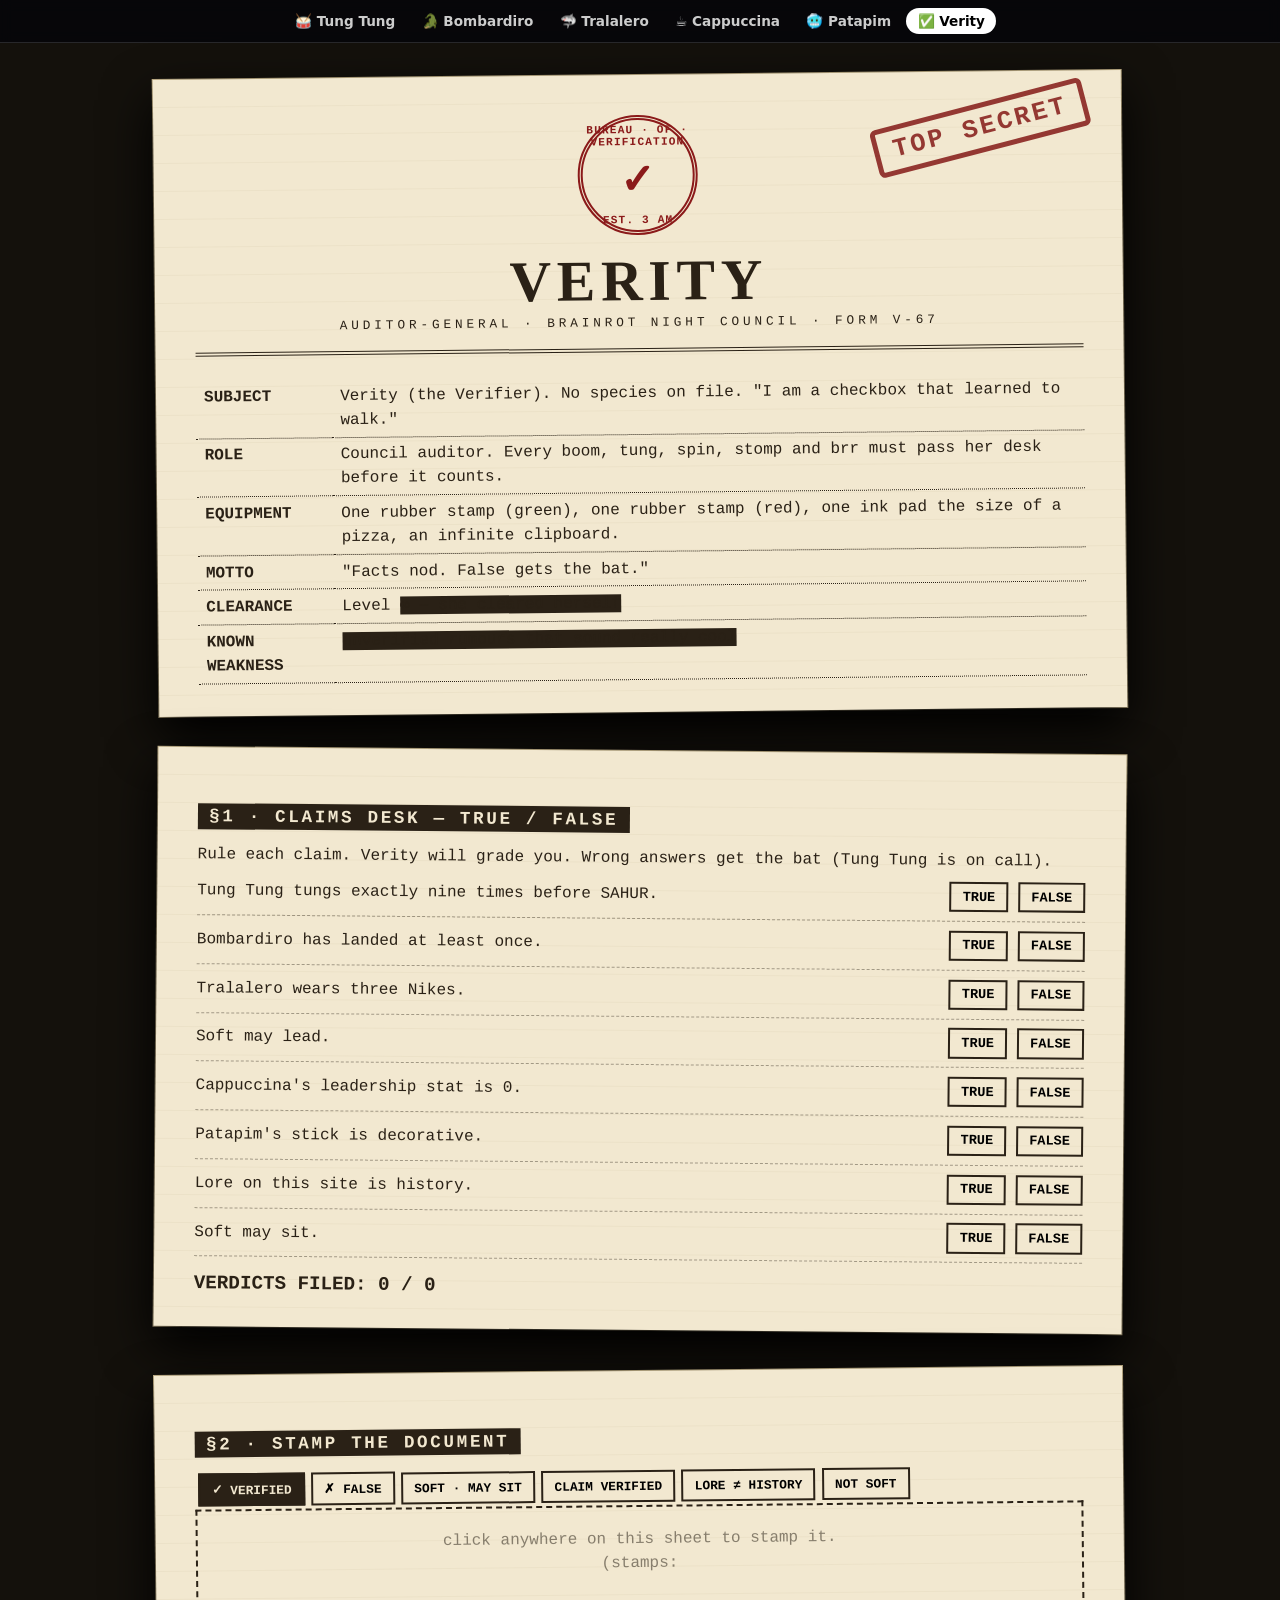
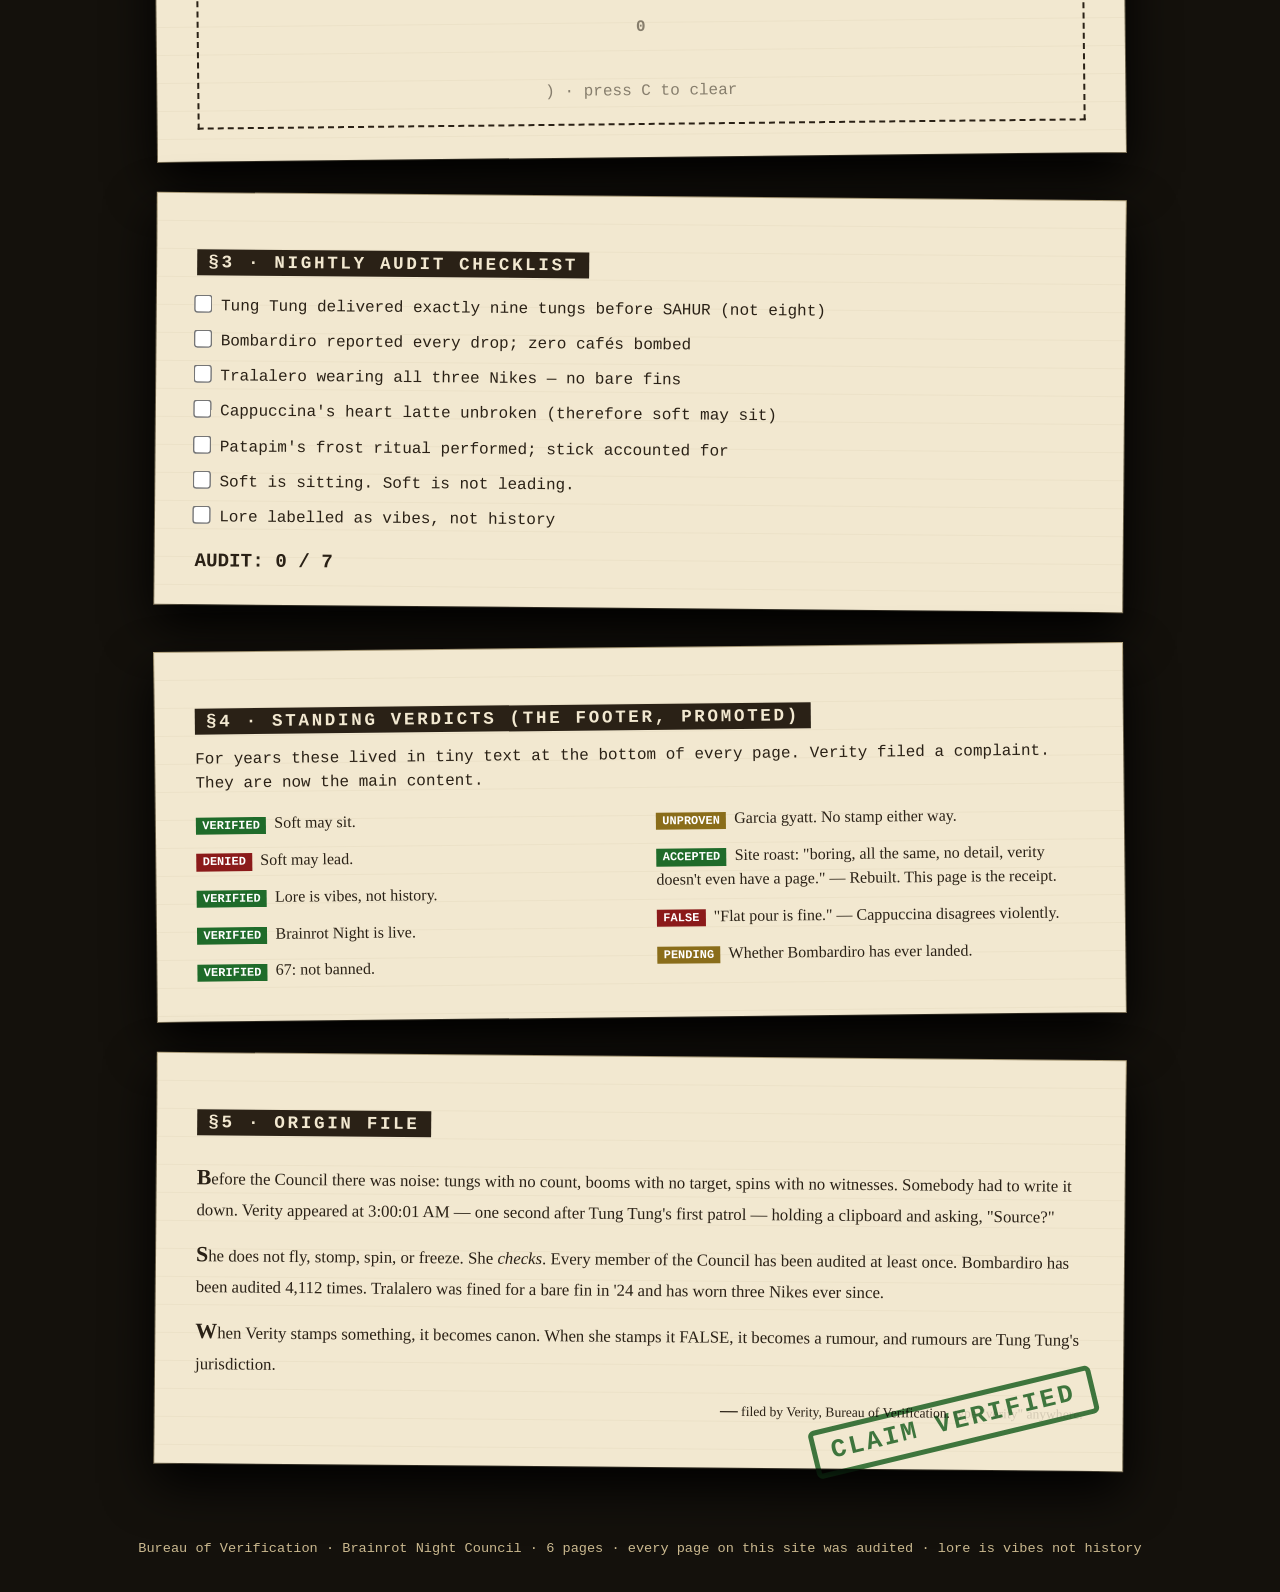
<file: verity.html>
<!doctype html><html lang="en"><head><meta charset="utf-8"><meta name="viewport" content="width=device-width,initial-scale=1">
<title>Verity · Bureau of Verification</title><link rel="stylesheet" href="base.css">
<style>
body{background:#14110c;color:#2a2116;font-family:'Courier New',monospace}
.desk{max-width:1000px;margin:2rem auto;padding:0 1rem}
.paper{background:#f2e8d0;background-image:linear-gradient(#0000 27px,#b9a98433 28px);background-size:100% 28px;padding:2.5rem 2.5rem 2rem;box-shadow:0 20px 50px #000,0 0 0 1px #cbb98f;position:relative;margin-bottom:2.5rem}
.paper.tilt{transform:rotate(-.6deg)}.paper.tilt2{transform:rotate(.5deg)}
.letterhead{text-align:center;border-bottom:4px double #2a2116;padding-bottom:1rem;margin-bottom:1.5rem}
.seal{width:120px;height:120px;border-radius:50%;margin:0 auto .8rem;border:5px double #8b1a1a;color:#8b1a1a;display:grid;place-items:center;font:900 .7rem 'Courier New';text-align:center;letter-spacing:.1em;animation:spin 40s linear infinite}
.seal b{font-size:2.6rem;display:block;animation:spin 40s linear infinite reverse}
@keyframes spin{to{transform:rotate(360deg)}}
h1{font:900 clamp(2rem,6vw,3.6rem) Georgia,serif;letter-spacing:.1em;text-transform:uppercase}
.sub{letter-spacing:.3em;font-size:.8rem}
h2{font:900 1.1rem 'Courier New';background:#2a2116;color:#f2e8d0;display:inline-block;padding:.2rem .7rem;margin:1rem 0 .8rem;letter-spacing:.15em}
.stamp{position:absolute;font:900 1.6rem 'Courier New';color:#8b1a1a;border:5px solid #8b1a1a;padding:.3rem .9rem;transform:rotate(-14deg);opacity:.85;mix-blend-mode:multiply;letter-spacing:.1em;pointer-events:none;border-radius:6px}
.stamp.green{color:#1f6b2a;border-color:#1f6b2a}
.form td{padding:.3rem .5rem;border-bottom:1px dotted #2a2116;vertical-align:top}.form{width:100%;border-collapse:collapse}
.claims .row{display:grid;grid-template-columns:1fr auto auto;gap:.6rem;align-items:center;padding:.55rem 0;border-bottom:1px dashed #2a211666}
.tog{font:900 .85rem 'Courier New';padding:.35rem .7rem;border:2px solid #2a2116;background:transparent;cursor:pointer}
.tog.t.on{background:#1f6b2a;color:#fff;border-color:#1f6b2a}.tog.f.on{background:#8b1a1a;color:#fff;border-color:#8b1a1a}
.score{font:900 1.2rem 'Courier New';margin-top:1rem}
.check label{display:block;padding:.35rem 0;cursor:pointer}.check input{transform:scale(1.4);margin-right:.7rem;accent-color:#8b1a1a}
.check label.done{text-decoration:line-through;opacity:.6}
.stampzone{min-height:220px;border:2px dashed #2a2116;position:relative;cursor:crosshair;overflow:hidden;display:grid;place-items:center;color:#2a211688;text-align:center}
.ink{position:absolute;font:900 1.3rem 'Courier New';border:4px solid;padding:.2rem .6rem;mix-blend-mode:multiply;pointer-events:none;border-radius:4px}
.picker button{font:900 .8rem 'Courier New';padding:.4rem .7rem;margin:.2rem;border:2px solid #2a2116;background:#f2e8d0;cursor:pointer}.picker button.on{background:#2a2116;color:#f2e8d0}
.redact{background:#2a2116;color:#2a2116;cursor:pointer;transition:.3s}.redact:hover{color:#f2e8d0}
.lore p{font-family:Georgia,serif;font-size:1.05rem;line-height:1.7;margin:.7rem 0}
.lore p::first-letter{font-size:1.3em;font-weight:900}
.cols{display:grid;grid-template-columns:1fr 1fr;gap:2rem}
.verdict{font-family:Georgia,serif;padding:.4rem 0}.verdict span{font:900 .75rem 'Courier New';padding:.1rem .4rem;margin-right:.5rem;color:#fff}
.v-ok{background:#1f6b2a}.v-no{background:#8b1a1a}.v-meh{background:#8a6d1a}
footer{color:#cbb98f;text-align:center;padding:2rem;font-size:.85rem}
@media(max-width:700px){.cols{grid-template-columns:1fr}.paper{padding:1.5rem}}
</style></head><body>
<nav class="council"><a href="index.html">🥁 Tung Tung</a><a href="bombardiro.html">🐊 Bombardiro</a><a href="tralalero.html">🦈 Tralalero</a><a href="cappuccina.html">☕ Cappuccina</a><a href="patapim.html">🥶 Patapim</a><a href="verity.html">✅ Verity</a></nav>
<div class="desk">

<div class="paper tilt">
<div class="stamp" style="right:2rem;top:2rem">TOP SECRET</div>
<div class="letterhead"><div class="seal">BUREAU · OF · VERIFICATION<b>✓</b>EST. 3 AM</div>
<h1>Verity</h1><div class="sub">AUDITOR-GENERAL · BRAINROT NIGHT COUNCIL · FORM V-67</div></div>
<table class="form">
<tr><td><b>SUBJECT</b></td><td>Verity (the Verifier). No species on file. "I am a checkbox that learned to walk."</td></tr>
<tr><td><b>ROLE</b></td><td>Council auditor. Every boom, tung, spin, stomp and brr must pass her desk before it counts.</td></tr>
<tr><td><b>EQUIPMENT</b></td><td>One rubber stamp (green), one rubber stamp (red), one ink pad the size of a pizza, an infinite clipboard.</td></tr>
<tr><td><b>MOTTO</b></td><td>"Facts nod. False gets the bat."</td></tr>
<tr><td><b>CLEARANCE</b></td><td>Level <span class="redact" title="hover to declassify">∞ — she cleared herself</span></td></tr>
<tr><td><b>KNOWN WEAKNESS</b></td><td><span class="redact">unverified rumours that sound really cool</span></td></tr>
</table>
</div>

<div class="paper tilt2"><h2>§1 · CLAIMS DESK — TRUE / FALSE</h2>
<p>Rule each claim. Verity will grade you. Wrong answers get the bat (Tung Tung is on call).</p>
<div class="claims" id="claims"></div>
<div class="score" id="score">VERDICTS FILED: 0 / 0</div>
</div>

<div class="paper tilt"><h2>§2 · STAMP THE DOCUMENT</h2>
<div class="picker" id="picker"><button class="on" data-s="VERIFIED|#1f6b2a">✓ VERIFIED</button><button data-s="FALSE|#8b1a1a">✗ FALSE</button><button data-s="SOFT · MAY SIT|#8a6d1a">SOFT · MAY SIT</button><button data-s="CLAIM VERIFIED|#1f6b2a">CLAIM VERIFIED</button><button data-s="LORE ≠ HISTORY|#2a4a8b">LORE ≠ HISTORY</button><button data-s="NOT SOFT|#8b1a1a">NOT SOFT</button></div>
<div class="stampzone" id="zone">click anywhere on this sheet to stamp it.<br>(stamps: <b id="sc">0</b>) · press C to clear</div>
</div>

<div class="paper tilt2"><h2>§3 · NIGHTLY AUDIT CHECKLIST</h2>
<div class="check" id="check">
<label><input type="checkbox">Tung Tung delivered exactly nine tungs before SAHUR (not eight)</label>
<label><input type="checkbox">Bombardiro reported every drop; zero cafés bombed</label>
<label><input type="checkbox">Tralalero wearing all three Nikes — no bare fins</label>
<label><input type="checkbox">Cappuccina's heart latte unbroken (therefore soft may sit)</label>
<label><input type="checkbox">Patapim's frost ritual performed; stick accounted for</label>
<label><input type="checkbox">Soft is sitting. Soft is not leading.</label>
<label><input type="checkbox">Lore labelled as vibes, not history</label>
</div>
<div class="score" id="audit">AUDIT: 0 / 7</div>
</div>

<div class="paper tilt"><h2>§4 · STANDING VERDICTS (THE FOOTER, PROMOTED)</h2>
<p style="margin-bottom:.6rem">For years these lived in tiny text at the bottom of every page. Verity filed a complaint. They are now the main content.</p>
<div class="cols"><div>
<div class="verdict"><span class="v-ok">VERIFIED</span>Soft may sit.</div>
<div class="verdict"><span class="v-no">DENIED</span>Soft may lead.</div>
<div class="verdict"><span class="v-ok">VERIFIED</span>Lore is vibes, not history.</div>
<div class="verdict"><span class="v-ok">VERIFIED</span>Brainrot Night is live.</div>
<div class="verdict"><span class="v-ok">VERIFIED</span>67: not banned.</div>
</div><div>
<div class="verdict"><span class="v-meh">UNPROVEN</span>Garcia gyatt. No stamp either way.</div>
<div class="verdict"><span class="v-ok">ACCEPTED</span>Site roast: "boring, all the same, no detail, verity doesn't even have a page." — Rebuilt. This page is the receipt.</div>
<div class="verdict"><span class="v-no">FALSE</span>"Flat pour is fine." — Cappuccina disagrees violently.</div>
<div class="verdict"><span class="v-meh">PENDING</span>Whether Bombardiro has ever landed.</div>
</div></div></div>

<div class="paper tilt2 lore"><div class="stamp green" style="right:1.5rem;bottom:1.5rem">CLAIM VERIFIED</div>
<h2>§5 · ORIGIN FILE</h2>
<p>Before the Council there was noise: tungs with no count, booms with no target, spins with no witnesses. Somebody had to write it down. Verity appeared at 3:00:01 AM — one second after Tung Tung's first patrol — holding a clipboard and asking, "Source?"</p>
<p>She does not fly, stomp, spin, or freeze. She <i>checks</i>. Every member of the Council has been audited at least once. Bombardiro has been audited 4,112 times. Tralalero was fined for a bare fin in '24 and has worn three Nikes ever since.</p>
<p>When Verity stamps something, it becomes canon. When she stamps it FALSE, it becomes a rumour, and rumours are Tung Tung's jurisdiction.</p>
<p style="font-size:.85rem;text-align:right">— filed by Verity, Bureau of Verification. <span class="secret">type "verity" anywhere.</span></p>
</div>
</div>
<footer>Bureau of Verification · Brainrot Night Council · 6 pages · every page on this site was audited · lore is vibes not history</footer>
<script src="main.js"></script>
<script>
const claims=[["Tung Tung tungs exactly nine times before SAHUR.",1],["Bombardiro has landed at least once.",0],["Tralalero wears three Nikes.",1],["Soft may lead.",0],["Cappuccina's leadership stat is 0.",1],["Patapim's stick is decorative.",0],["Lore on this site is history.",0],["Soft may sit.",1]];
const C=document.getElementById('claims');let filed=0,right=0;
claims.forEach(([q,a])=>{const r=document.createElement('div');r.className='row';r.innerHTML='<div>'+q+'</div><button class="tog t">TRUE</button><button class="tog f">FALSE</button>';C.appendChild(r);
 r.querySelectorAll('.tog').forEach(b=>b.onclick=e=>{if(r.dataset.done)return;r.dataset.done=1;b.classList.add('on');const pick=b.classList.contains('t')?1:0;filed++;
  if(pick===a){right++;BR.sfx('stamp');BR.pop(e.clientX,e.clientY,'✓ VERIFIED','#1f6b2a')}else{BR.sfx('thud');BR.pop(e.clientX,e.clientY,'✗ BAT','#8b1a1a')}
  document.getElementById('score').textContent='VERDICTS FILED: '+filed+' / '+claims.length+' · CORRECT: '+right+(filed===claims.length?(right===claims.length?' · 🏅 HONORARY AUDITOR':' · see Tung Tung at 3 AM'):'')})});
let cur=['VERIFIED','#1f6b2a'],sc=0;const Z=document.getElementById('zone');
document.querySelectorAll('#picker button').forEach(b=>b.onclick=()=>{document.querySelectorAll('#picker button').forEach(x=>x.classList.remove('on'));b.classList.add('on');cur=b.dataset.s.split('|')});
Z.onclick=e=>{const r=Z.getBoundingClientRect(),s=document.createElement('div');s.className='ink';s.textContent=cur[0];s.style.color=s.style.borderColor=cur[1];s.style.left=(e.clientX-r.left-50)+'px';s.style.top=(e.clientY-r.top-15)+'px';s.style.transform='rotate('+(Math.random()*30-15)+'deg)';Z.appendChild(s);BR.sfx('stamp');document.getElementById('sc').textContent=++sc;if(sc===67)BR.toast('67 stamps. not banned. verified.')};
addEventListener('keydown',e=>{if(e.key==='c'||e.key==='C')Z.querySelectorAll('.ink').forEach(x=>x.remove())});
const boxes=[...document.querySelectorAll('#check input')];boxes.forEach(b=>b.onchange=()=>{b.parentNode.classList.toggle('done',b.checked);BR.sfx(b.checked?'stamp':'bloop');const n=boxes.filter(x=>x.checked).length;document.getElementById('audit').textContent='AUDIT: '+n+' / 7'+(n===7?' · ✅ COUNCIL CLEARED FOR TONIGHT':'');if(n===7)BR.toast('✅ audit complete. the night may proceed.')});
</script></body></html>
</file>
<file: base.css>
*{box-sizing:border-box;margin:0;padding:0}
html,body{min-height:100%}
body{background:#07070d;color:#eee;font-family:system-ui,sans-serif;line-height:1.5}
nav.council{position:sticky;top:0;z-index:50;display:flex;flex-wrap:wrap;gap:.25rem;justify-content:center;padding:.5rem;background:rgba(5,5,10,.85);backdrop-filter:blur(6px);border-bottom:1px solid #ffffff22;font:600 .85rem system-ui,sans-serif}
nav.council a{color:#ccc;text-decoration:none;padding:.3rem .7rem;border-radius:99px}
nav.council a:hover{background:#ffffff18;color:#fff}
nav.council a.here{background:#fff;color:#000}
#toast{position:fixed;left:50%;bottom:1.5rem;transform:translateX(-50%) translateY(150%);background:#000;color:#fff;border:2px solid #fff;padding:.6rem 1.2rem;border-radius:8px;font:700 1rem system-ui;transition:.3s;z-index:99;pointer-events:none}
#toast.show{transform:translateX(-50%) translateY(0)}
.pop{position:fixed;pointer-events:none;font-weight:900;z-index:90;animation:pop 1s ease-out forwards}
@keyframes pop{to{transform:translateY(-90px) scale(1.6);opacity:0}}
.secret{opacity:.15;cursor:help}.secret:hover{opacity:1}
</file>
<file: styles.css>
:root{--bg:#07060f;--fg:#fdf6e3;--acc:#ff2fd6;--acc2:#2fffc1;--warn:#ffe12f}
*{box-sizing:border-box}
body{margin:0;background:radial-gradient(circle at 20% 10%,#1d1145,var(--bg) 60%);color:var(--fg);font-family:Impact,"Arial Black",system-ui,sans-serif;min-height:100vh;display:flex;flex-direction:column;overflow-x:hidden}
nav{display:flex;flex-wrap:wrap;gap:.5rem;justify-content:center;padding:1rem;background:#000a;position:sticky;top:0;z-index:5;border-bottom:3px dashed var(--acc)}
nav a{color:var(--fg);text-decoration:none;padding:.4rem .8rem;border:2px solid var(--acc2);border-radius:999px;font-size:.95rem;transition:transform .15s,background .15s}
nav a:hover,nav a[aria-current]{background:var(--acc2);color:#000;transform:rotate(-4deg) scale(1.1)}
main{flex:1;max-width:900px;margin:auto;padding:2rem 1rem;text-align:center}
h1{font-size:clamp(2.4rem,10vw,6rem);margin:.2em 0;line-height:.95;text-transform:uppercase;color:var(--warn);text-shadow:4px 4px 0 var(--acc),8px 8px 0 #000;animation:wob 2s infinite ease-in-out}
@keyframes wob{50%{transform:rotate(-2deg) scale(1.03)}}
.emoji{font-size:clamp(5rem,25vw,10rem);display:inline-block;cursor:pointer;transition:transform .1s;user-select:none}
.emoji:hover{transform:rotate(10deg) scale(1.1)}
p{font-family:system-ui,sans-serif;font-size:1.15rem;line-height:1.5}
.lore{background:#ffffff10;border:2px solid var(--acc);border-radius:1rem;padding:1rem 1.2rem;text-align:left;margin:1.5rem 0}
button.bang{font:inherit;font-size:1.6rem;padding:1rem 2rem;border:none;border-radius:1rem;background:var(--acc);color:#fff;box-shadow:0 8px 0 #7a0066;cursor:pointer;text-transform:uppercase}
button.bang:active{transform:translateY(6px);box-shadow:0 2px 0 #7a0066}
.count{font-size:1.4rem;color:var(--acc2);margin:1rem}
.pop{position:fixed;pointer-events:none;font-size:2.2rem;color:var(--warn);text-shadow:3px 3px 0 #000;animation:pop .9s forwards;z-index:9}
@keyframes pop{to{transform:translateY(-120px) rotate(20deg) scale(1.6);opacity:0}}
.shake{animation:shake .3s}
@keyframes shake{25%{transform:translate(6px,-4px)}50%{transform:translate(-6px,4px)}75%{transform:translate(4px,6px)}}
footer{text-align:center;padding:1.2rem;font-family:monospace;color:#bbb;border-top:1px solid #333}
@media (prefers-reduced-motion:reduce){*{animation:none!important}}

/* ===== shared upgrade bits ===== */
.grid{display:grid;grid-template-columns:repeat(auto-fit,minmax(200px,1fr));gap:1rem;margin:1.5rem 0;text-align:left}
.card{background:#ffffff10;border:2px solid var(--acc);border-radius:1rem;padding:1rem}
.card h3{margin:.2rem 0 .5rem;font-size:1.3rem}
.card p,.card li{font-family:system-ui,sans-serif;font-size:1rem}
.stats{display:flex;flex-wrap:wrap;gap:.6rem;justify-content:center;margin:1rem 0}
.stats span{padding:.5rem .9rem;border-radius:.6rem;background:#0008;border:2px solid var(--acc2);font-size:1.1rem}
h2{font-size:clamp(1.6rem,5vw,2.4rem);margin:2rem 0 .5rem;color:var(--acc2)}
.insult{font-size:1.4rem;padding:1rem;border:3px dashed var(--warn);border-radius:1rem;transform:rotate(-1deg)}
ol.ritual,ul.rules{font-family:system-ui,sans-serif;text-align:left;font-size:1.1rem;line-height:1.7}

/* ===== TUNG (index): wooden log night ===== */
body.p-tung{--acc:#c97a2b;--acc2:#ffb347;--warn:#fff1c1;background:repeating-linear-gradient(90deg,#2a1608 0 18px,#341c0a 18px 36px)}
body.p-tung h1{text-shadow:5px 5px 0 #5a2e0c,10px 10px 0 #000}
body.p-tung .card{background:#4a260cdd;border-style:double;border-width:5px}

/* ===== BOMBARDIRO: military radar ===== */
body.p-bomb{--acc:#7fbf3f;--acc2:#c8ff6a;--warn:#ff5a1f;background:radial-gradient(circle,#18300f 0 30%,#0a1606 70%),#0a1606;font-family:"Courier New",monospace}
body.p-bomb::before{content:"";position:fixed;inset:0;pointer-events:none;background:conic-gradient(from 0deg,#7fbf3f33,transparent 25%);animation:radar 4s linear infinite;z-index:0}
body.p-bomb main{position:relative;z-index:1}
body.p-bomb .card{border-radius:0;background:#0f2209ee;clip-path:polygon(0 0,95% 0,100% 12%,100% 100%,5% 100%,0 88%)}
@keyframes radar{to{transform:rotate(360deg)}}

/* ===== CAPPUCCINA: café ballet ===== */
body.p-capp{--acc:#d9a07a;--acc2:#f7d6e0;--warn:#fff;--fg:#3b2218;background:linear-gradient(#f9ece1,#f2d5c4);font-family:Georgia,serif}
body.p-capp nav{background:#3b2218ee}body.p-capp nav a{color:#fff}
body.p-capp h1{color:#7a3e22;text-shadow:3px 3px 0 #f7d6e0;font-style:italic;text-transform:none}
body.p-capp .card,body.p-capp .lore{background:#fff9;border-radius:50% 50% 1rem 1rem/30% 30% 1rem 1rem;border-color:#d9a07a}
body.p-capp h2{color:#a0522d}body.p-capp .stats span{background:#fff;color:#3b2218}
body.p-capp .emoji{animation:twirl 3s linear infinite}
@keyframes twirl{to{transform:rotate(360deg)}}

/* ===== PATAPIM: frozen forest ===== */
body.p-pata{--acc:#7fd6ff;--acc2:#bff0ff;--warn:#e8fbff;background:linear-gradient(#0b2a3a,#1d5b4a);}
body.p-pata .card{background:#d9f6ff22;backdrop-filter:blur(4px);border-color:#bff0ff;box-shadow:0 0 20px #7fd6ff55 inset}
body.p-pata h1{animation:shiver .15s infinite}
@keyframes shiver{25%{transform:translate(1px,-1px)}75%{transform:translate(-1px,1px)}}

/* ===== TRALALERO: ocean nightclub dance floor ===== */
body.p-tral{--acc:#ff3fa4;--acc2:#20f0ff;--warn:#ffe600;background:#030820;overflow-x:hidden}
body.p-tral::before{content:"";position:fixed;inset:0;z-index:0;pointer-events:none;
 background:linear-gradient(transparent 60%,#20f0ff22),repeating-conic-gradient(from 0deg at 50% 0%,#ff3fa422 0 8deg,transparent 8deg 22deg,#20f0ff22 22deg 30deg,transparent 30deg 45deg);animation:lights 6s linear infinite}
@keyframes lights{50%{filter:hue-rotate(90deg)}}
body.p-tral main{position:relative;z-index:1;max-width:1050px}
body.p-tral h1{color:#fff;text-shadow:0 0 10px var(--acc2),0 0 30px var(--acc),4px 4px 0 #000;animation:pulse .5s infinite alternate}
@keyframes pulse{to{transform:scale(1.04)}}
.floor{display:grid;grid-template-columns:repeat(8,1fr);gap:4px;margin:1.5rem auto;max-width:520px;perspective:600px}
.floor div{aspect-ratio:1;border-radius:4px;animation:tile 1.2s infinite;transform:rotateX(25deg)}
.floor div:nth-child(3n){background:var(--acc);animation-delay:.2s}.floor div:nth-child(3n+1){background:var(--acc2);animation-delay:.5s}.floor div:nth-child(3n+2){background:var(--warn);animation-delay:.8s}
@keyframes tile{50%{opacity:.15}}
.marquee{overflow:hidden;white-space:nowrap;background:var(--warn);color:#000;padding:.4rem 0;font-size:1.3rem;margin:1rem -1rem}
.marquee span{display:inline-block;animation:scroll 12s linear infinite}
@keyframes scroll{from{transform:translateX(100%)}to{transform:translateX(-100%)}}
.shrine{display:grid;grid-template-columns:repeat(auto-fit,minmax(150px,1fr));gap:1rem}
.kick{background:linear-gradient(135deg,#ff3fa4,#20f0ff);color:#000;border-radius:2rem 2rem .5rem .5rem;padding:1rem;font-family:system-ui;cursor:pointer;transition:transform .2s;border:none;font-size:1rem;text-align:left}
.kick:nth-child(2n){background:linear-gradient(135deg,#ffe600,#ff3fa4)}
.kick:hover{transform:translateY(-8px) rotate(-3deg)}
.kick b{font-family:Impact,sans-serif;font-size:1.5rem;display:block}
body.p-tral .card{background:#0a1440cc;border-color:var(--acc2);box-shadow:0 0 18px #ff3fa455}
body.p-tral .stats span{border-color:var(--acc);box-shadow:0 0 10px var(--acc2)}
body.p-tral button.bang{background:var(--acc);box-shadow:0 0 25px var(--acc2)}
.booth{border:3px solid var(--warn);border-radius:2rem 2rem 0 0;padding:1rem;background:#1a0a30}

/* ===== VERITY: fact-check desk (dry, no wobble) ===== */
body.p-ver{--acc:#1e8a3c;--acc2:#1e8a3c;--warn:#1e8a3c;--fg:#1d1d1b;background:#f4f1e8;background-image:linear-gradient(#d9e8d9 1px,transparent 1px);background-size:100% 28px;font-family:"Courier New",monospace}
body.p-ver nav{background:#1d1d1b;border-bottom:3px solid #1e8a3c}body.p-ver nav a{color:#f4f1e8;border-radius:2px}
body.p-ver h1{color:#1d1d1b;text-shadow:none;animation:none;font-family:"Courier New",monospace;letter-spacing:.1em;border-bottom:4px double #1e8a3c;display:inline-block}
body.p-ver h2{color:#1e8a3c;text-transform:uppercase;letter-spacing:.15em}
body.p-ver p,body.p-ver li{font-family:"Courier New",monospace}
body.p-ver.shake{animation:none}
.stamp{display:inline-block;border:5px solid #c0262d;color:#c0262d;padding:.3rem 1rem;font-size:2rem;font-weight:bold;transform:rotate(-8deg);letter-spacing:.2em;opacity:.85;cursor:pointer;background:transparent;font-family:Impact,sans-serif}
.stamp.ok{border-color:#1e8a3c;color:#1e8a3c}
table.facts{width:100%;border-collapse:collapse;text-align:left;background:#fff;font-size:1rem}
table.facts td,table.facts th{border:1px solid #1d1d1b33;padding:.5rem}
table.facts th{background:#1e8a3c;color:#fff}
.chk{color:#1e8a3c;font-weight:bold}.x{color:#c0262d;font-weight:bold}
.board{background:#2f4f3a;color:#f4f1e8;border:10px solid #6b4a2b;padding:1.2rem 1.5rem;text-align:left;font-family:"Comic Sans MS","Chalkboard",cursive}
.board li{font-family:inherit;font-size:1.15rem}
body.p-ver button.bang{background:#1e8a3c;color:#fff;border-radius:4px;box-shadow:none}
body.p-ver .count{color:#1e8a3c}
body.p-ver .pop{color:#1e8a3c}
</file>
